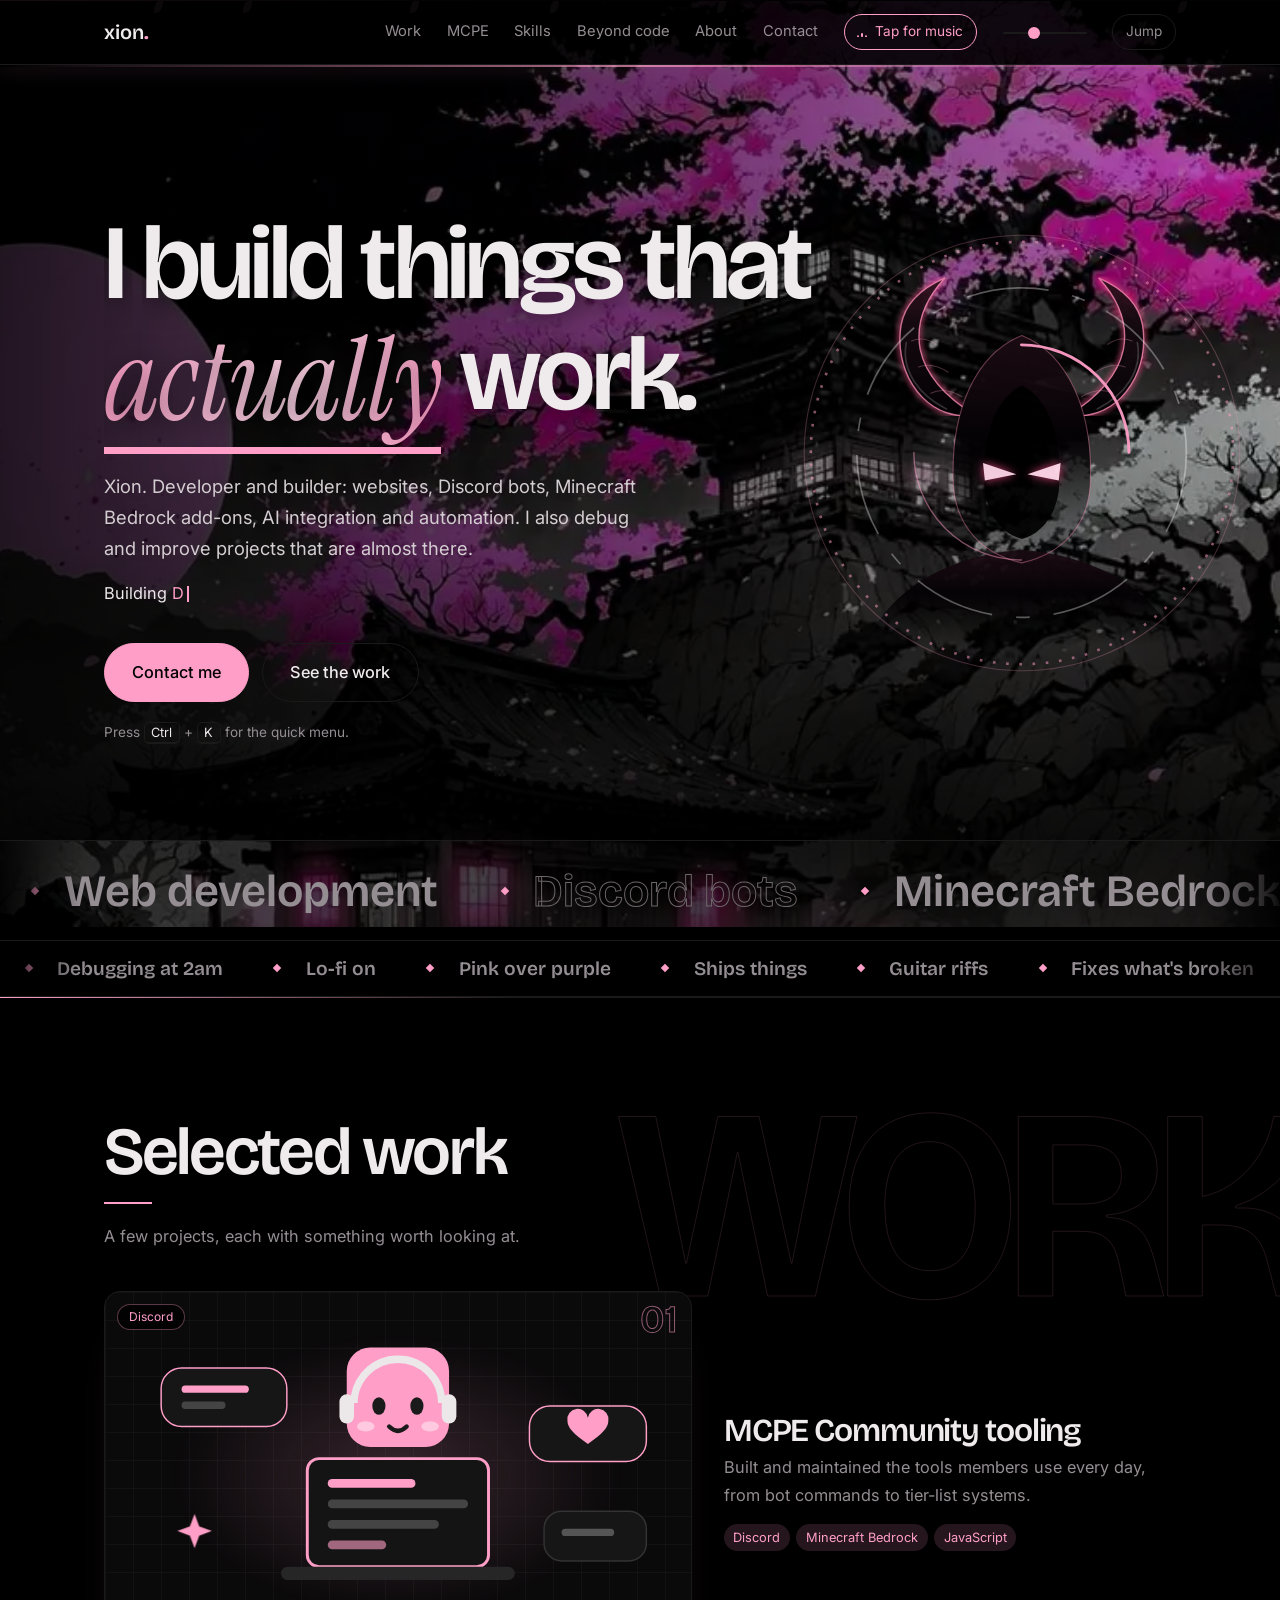
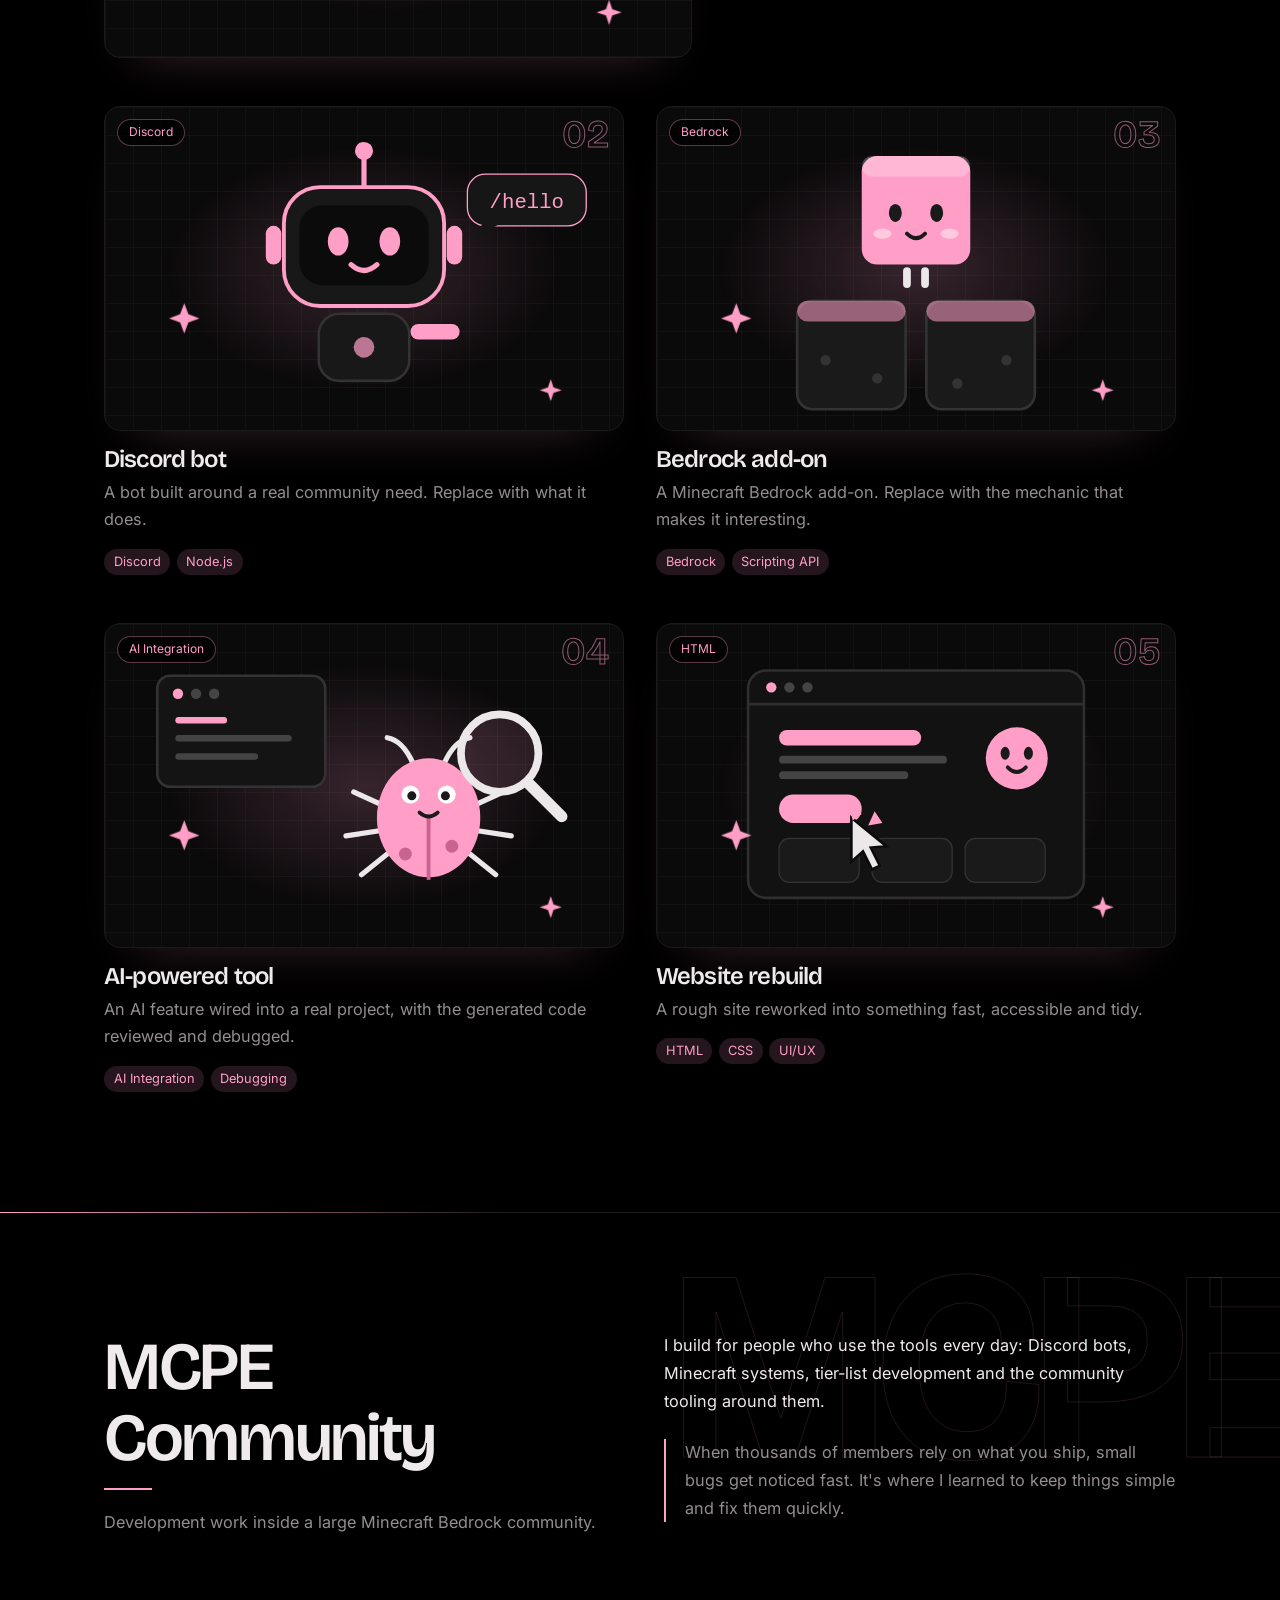
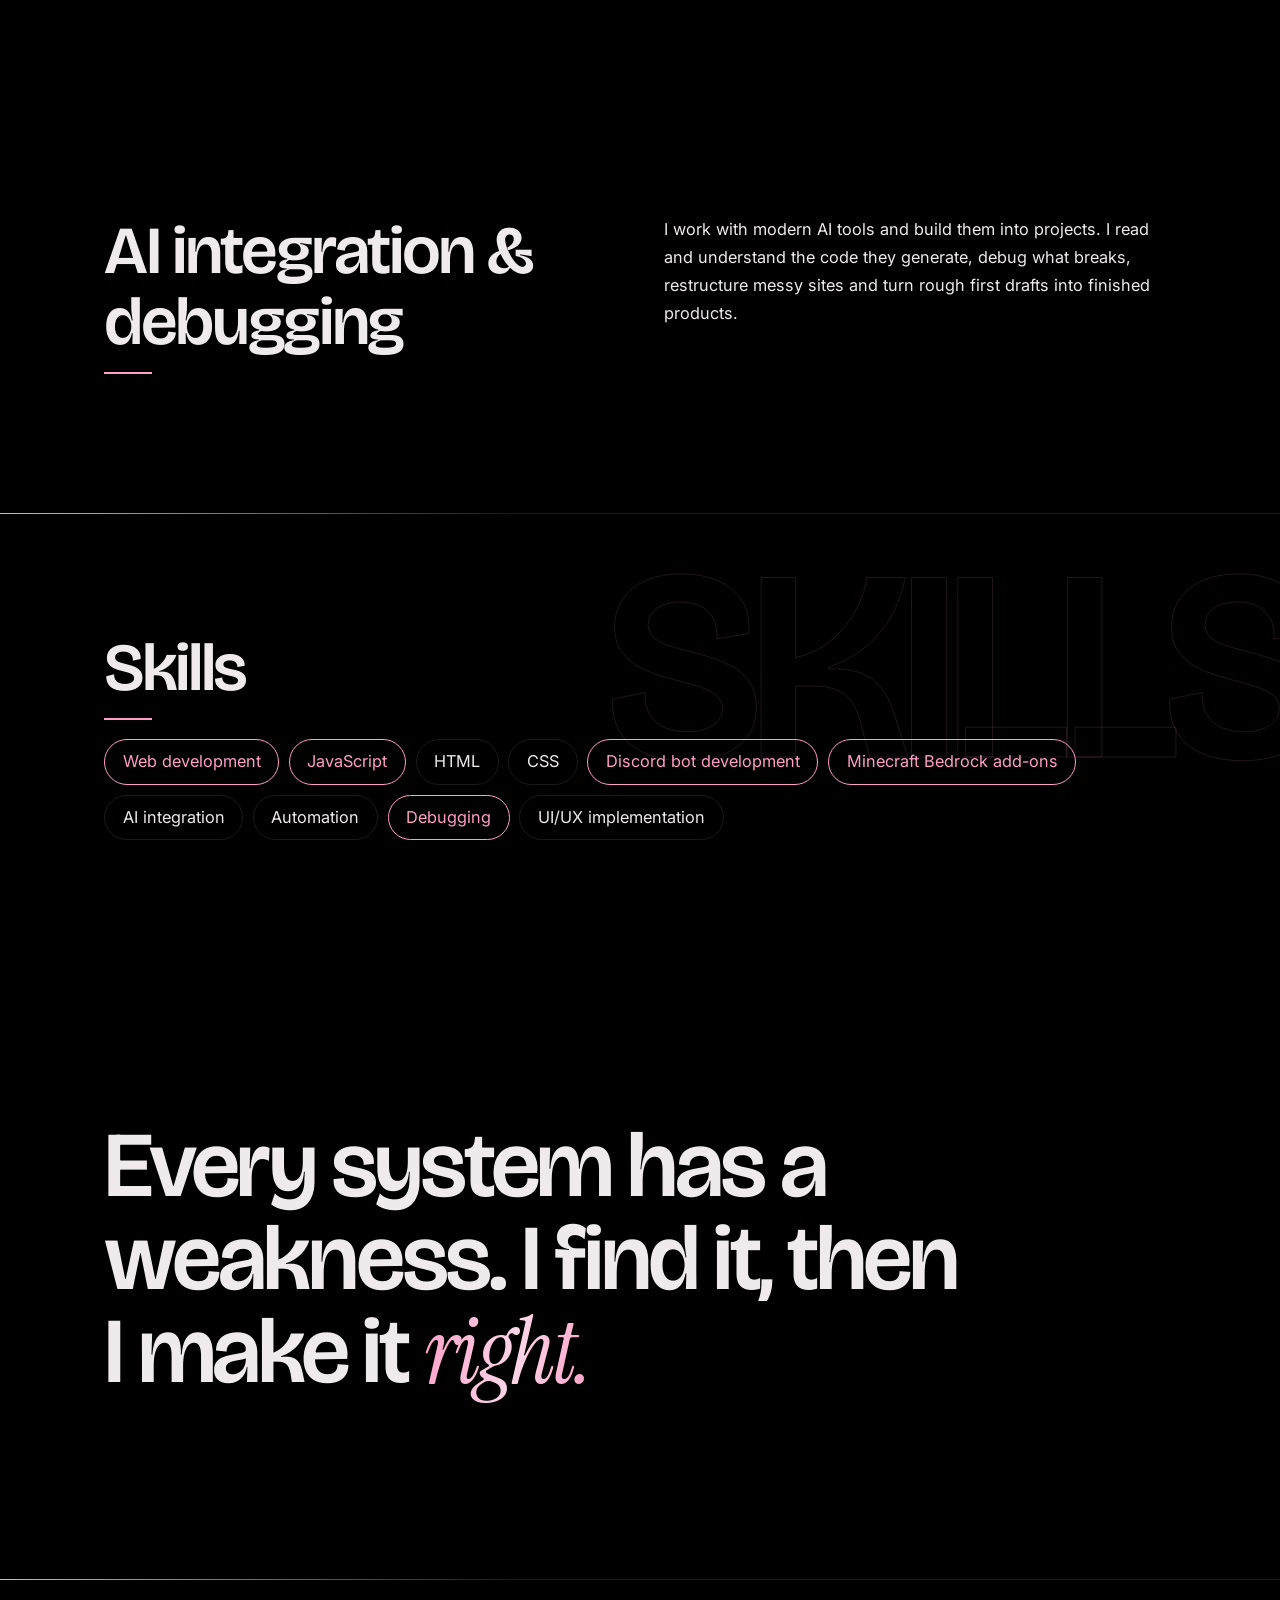
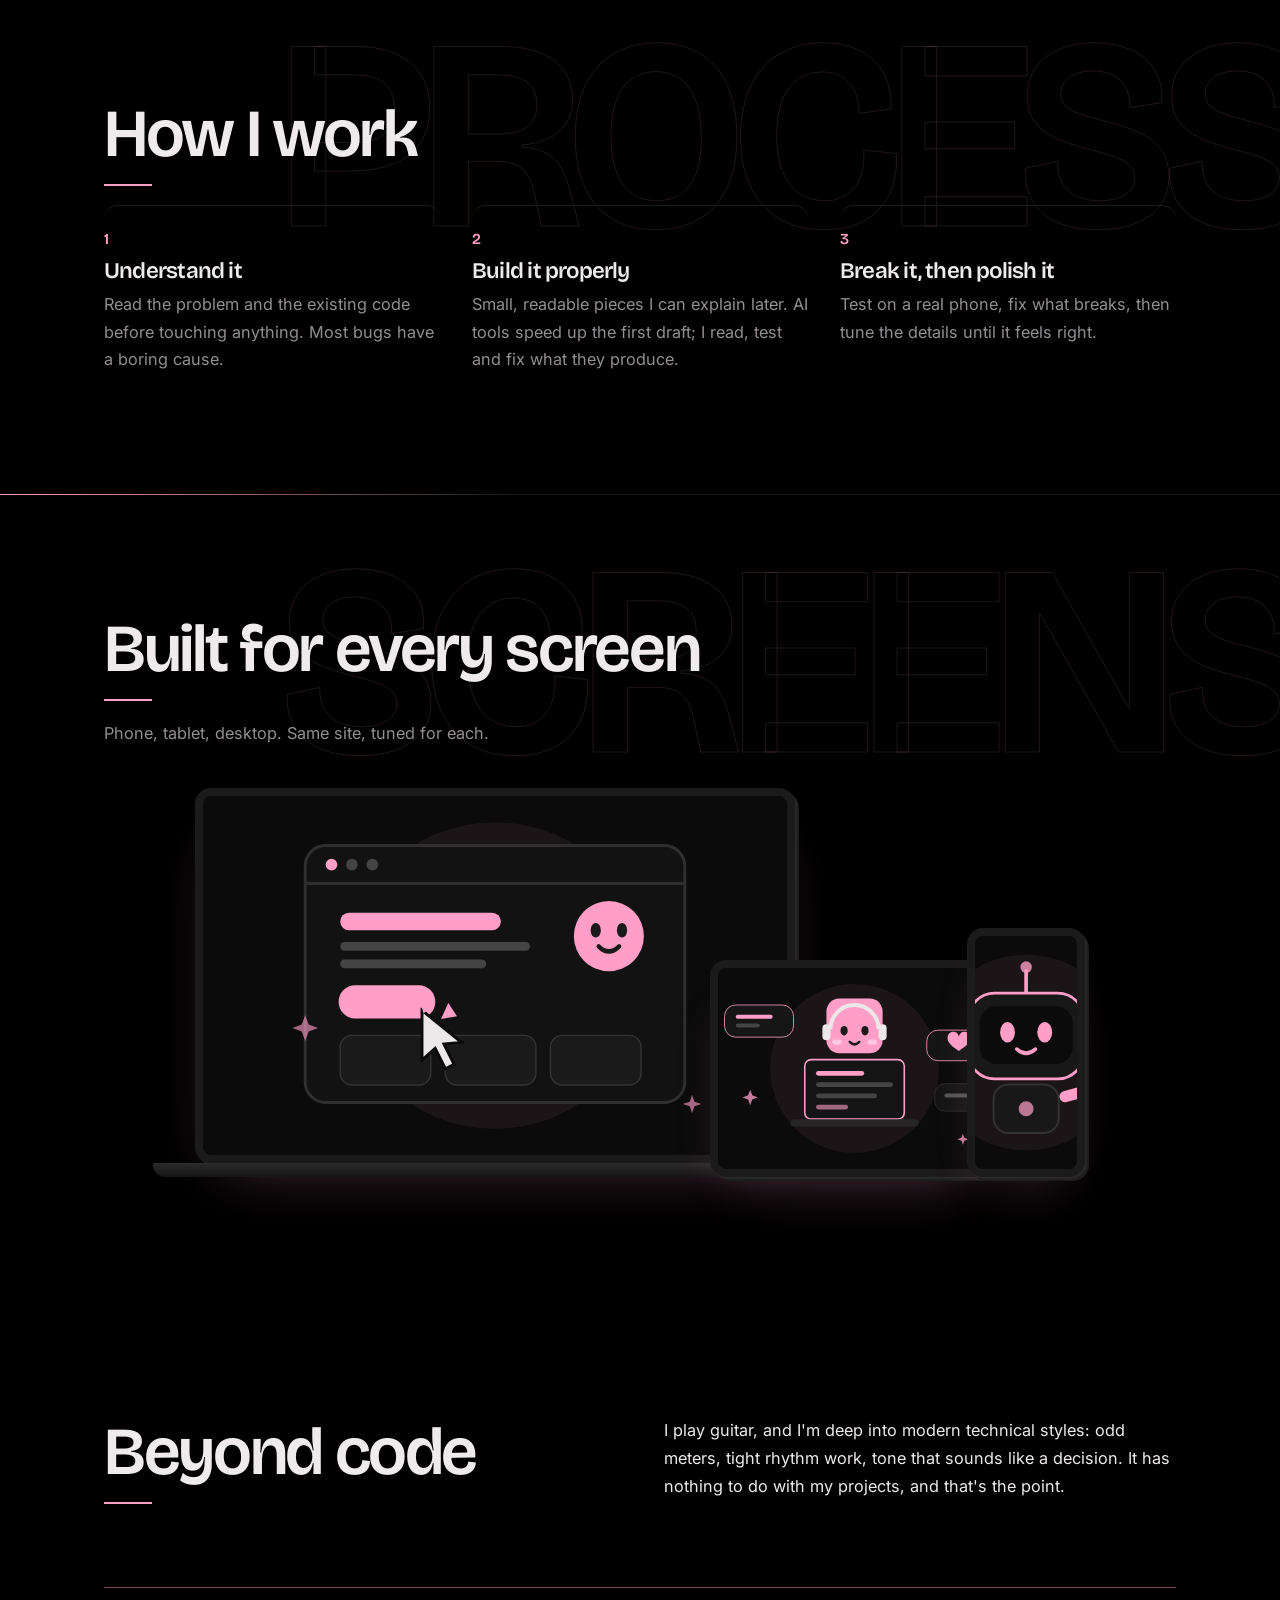
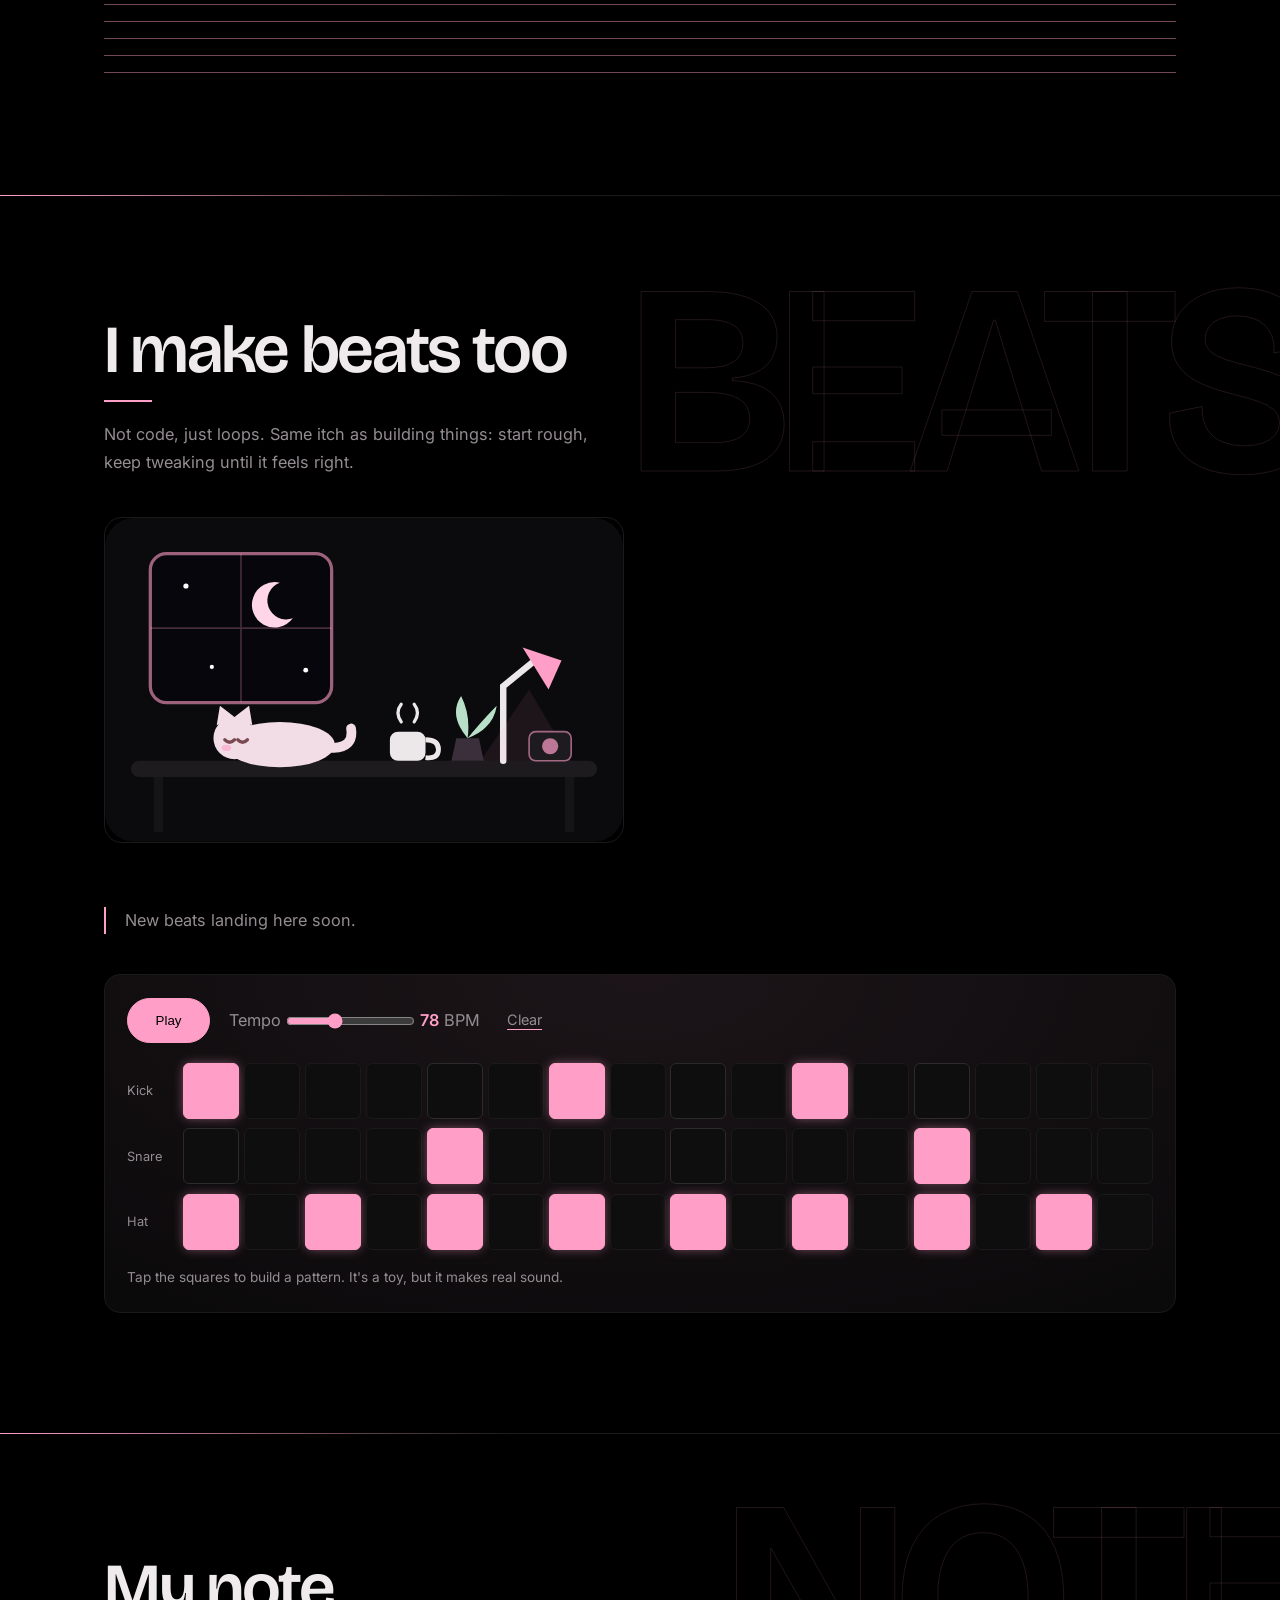
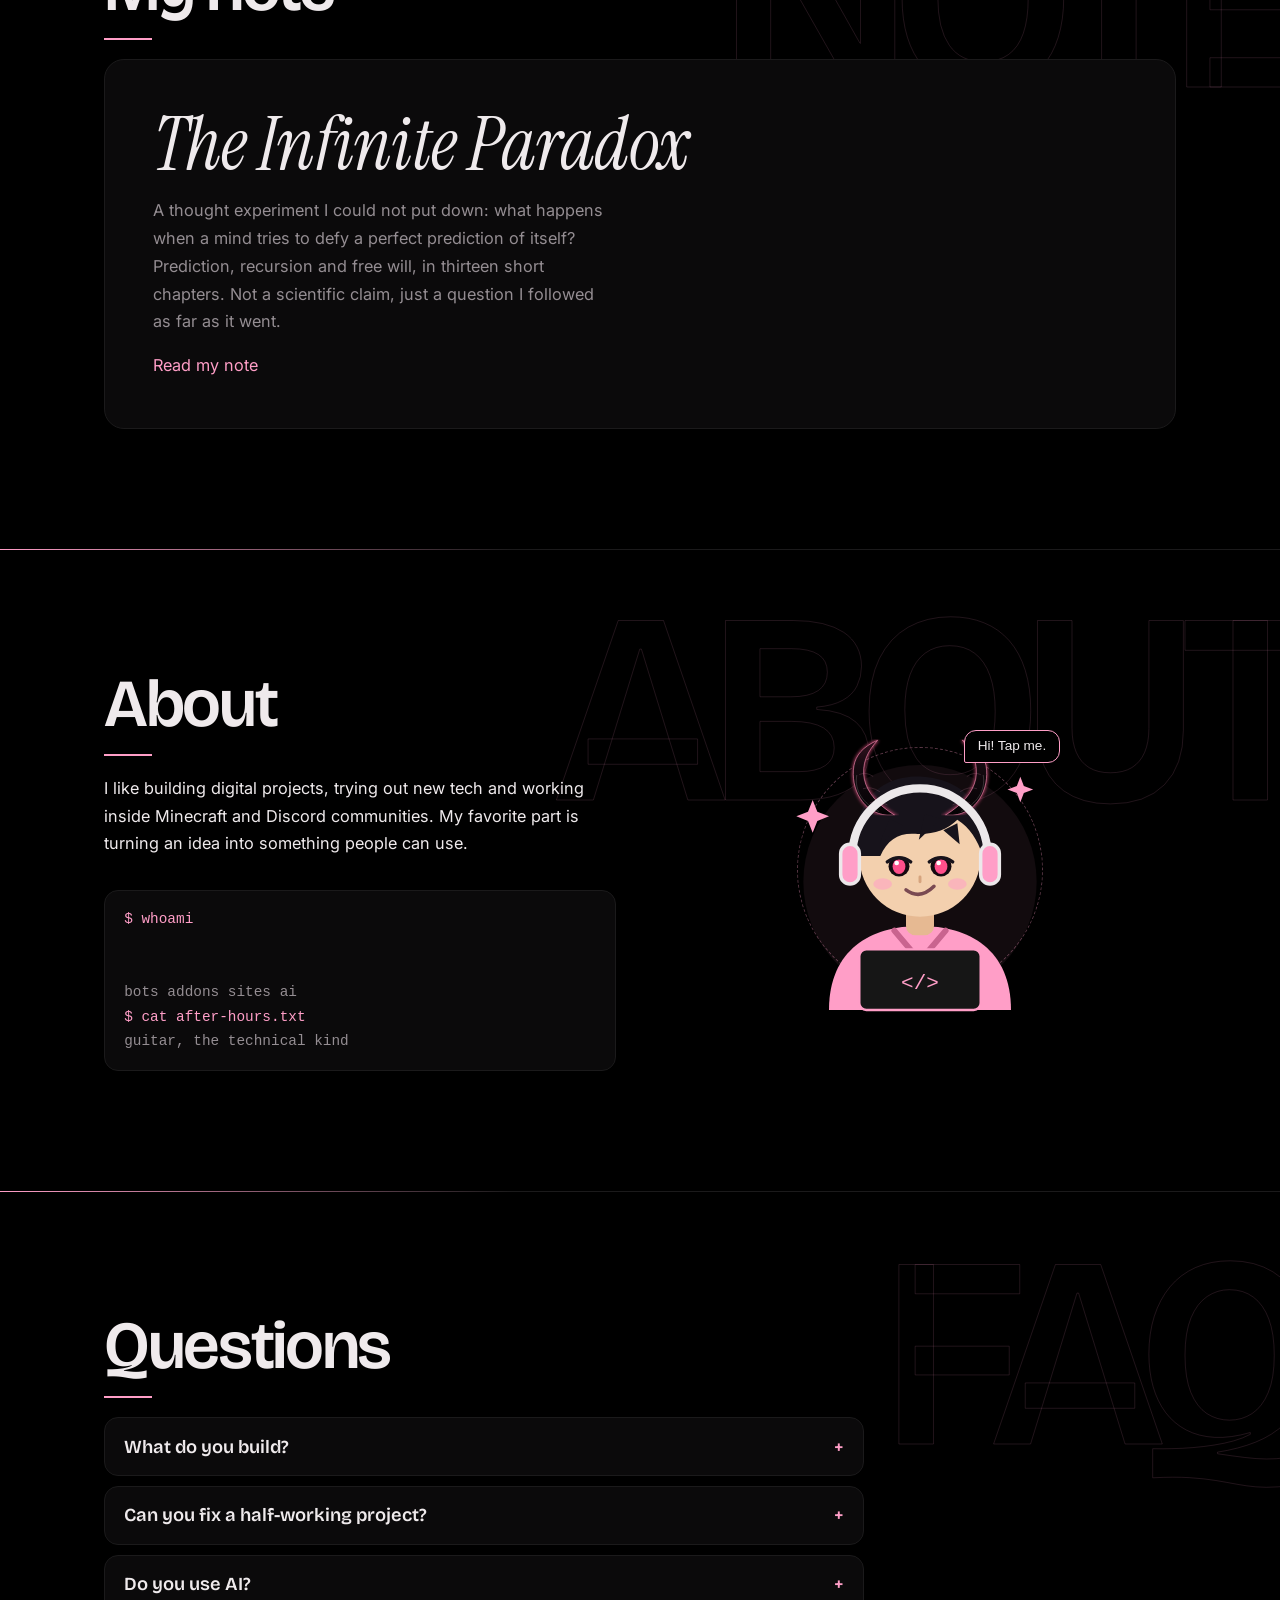
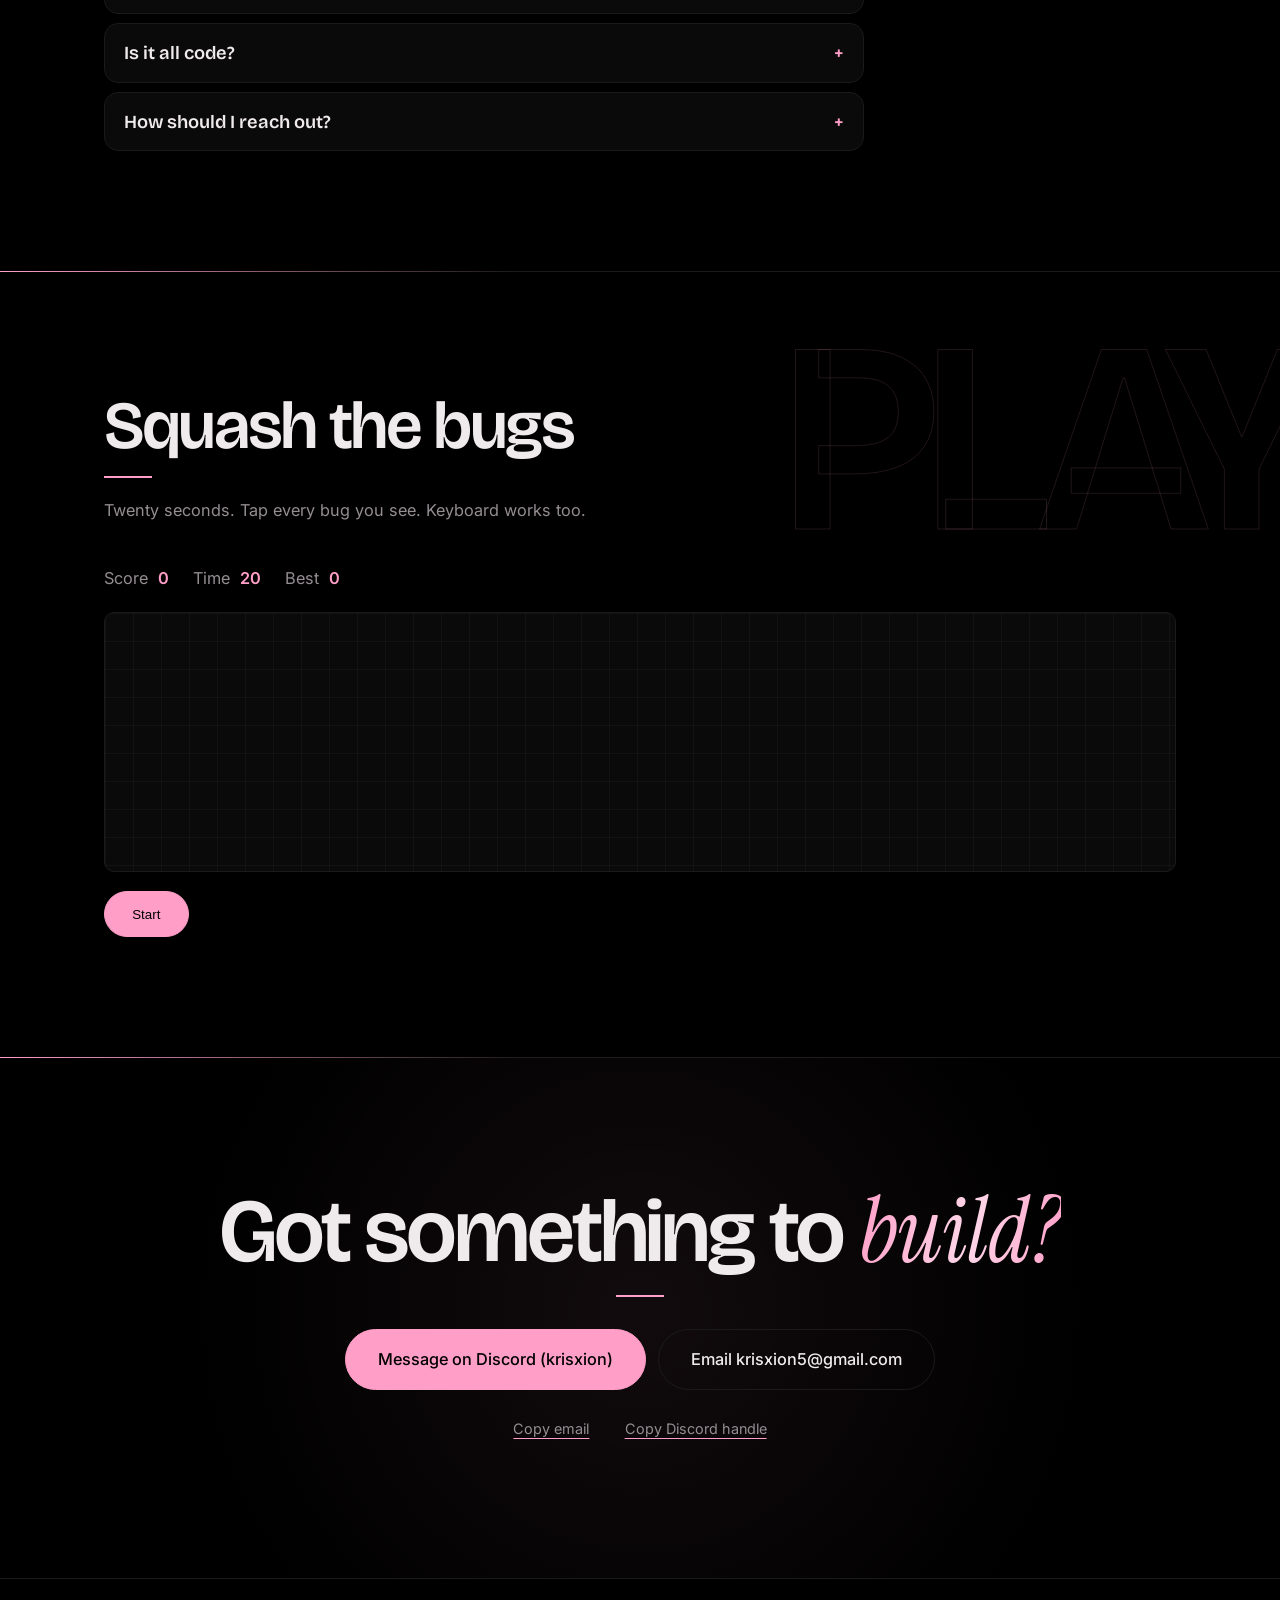
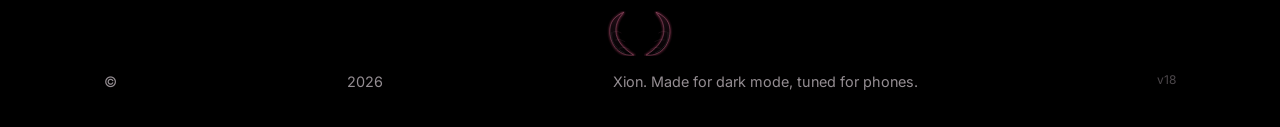
<file: index.html>
<!doctype html>
<html lang="en">
<head>
<meta charset="utf-8">
<meta name="viewport" content="width=device-width,initial-scale=1">
<title>Xion | Developer who builds things that actually work</title>
<meta name="description" content="Xion is a developer building websites, Discord bots, Minecraft Bedrock add-ons and AI-integrated tools, and fixing projects that are almost there.">
<meta name="color-scheme" content="dark">
<script>document.documentElement.classList.add("js")</script>
<script>try{if(!matchMedia("(prefers-reduced-motion: reduce)").matches)document.documentElement.classList.add("booting","holding")}catch(e){}</script>
<meta name="theme-color" content="#000000">
<link rel="icon" href="img/favicon.svg" type="image/svg+xml">
<meta property="og:type" content="website">
<meta property="og:title" content="Xion | Developer who builds things that actually work">
<meta property="og:description" content="Websites, Discord bots, Minecraft Bedrock add-ons and AI-integrated tools.">
<meta property="og:image" content="/img/og.png">
<meta name="twitter:card" content="summary_large_image">
<link rel="preconnect" href="https://fonts.googleapis.com"><link rel="preconnect" href="https://fonts.gstatic.com" crossorigin>
<link rel="preload" as="image" href="img/bg.webp" fetchpriority="high">
<link rel="stylesheet" href="https://fonts.googleapis.com/css2?family=Bricolage+Grotesque:wght@600&family=Instrument+Serif:ital@1&family=Inter:wght@400;500&display=swap">
<link rel="stylesheet" href="css/style.css?v=18">
<script type="module" src="js/main.js?v=18"></script>
</head>
<body>
<svg width="0" height="0" style="position:absolute" aria-hidden="true"><defs><linearGradient id="hg" x1="0" y1="1" x2="0" y2="0"><stop offset="0" stop-color="#040204"/><stop offset=".65" stop-color="#150a10"/><stop offset="1" stop-color="#34121f"/></linearGradient><filter id="hb" x="-40%" y="-40%" width="180%" height="180%"><feGaussianBlur stdDeviation="3"/></filter><symbol id="horn" viewBox="-6 0 106 160"><path d="M76 160C26 156 -2 104 6 56C10 34 24 16 56 2C34 26 22 52 28 84C34 112 56 138 92 160Z" fill="none" stroke="#ff5c93" stroke-opacity=".55" stroke-width="6" filter="url(#hb)"/><path d="M76 160C26 156 -2 104 6 56C10 34 24 16 56 2C34 26 22 52 28 84C34 112 56 138 92 160Z" fill="url(#hg)" stroke="#ff8fb8" stroke-opacity=".8" stroke-width="1.6" stroke-linejoin="round"/><path d="M40 134q16-8 36 4M26 104q16-6 34 6M18 74q14-6 28 4" fill="none" stroke="#ff9ec7" stroke-opacity=".3" stroke-width="1.2" stroke-linecap="round"/><path d="M12 76C6 108 26 136 58 152" fill="none" stroke="#fff" stroke-opacity=".18" stroke-width="2" stroke-linecap="round"/></symbol></defs></svg>
<div class="bg" aria-hidden="true"></div>
<div class="boot" id="boot" aria-hidden="true"><div class="boot-in"><span class="bl"></span><div class="bhorns" aria-hidden="true"><svg class="hn hl"><use href="#horn"/></svg><svg class="hn hr"><use href="#horn"/></svg></div><div class="bname"><i style="--k:0">X</i><i style="--k:1">I</i><i style="--k:2">O</i><i style="--k:3">N</i></div><em class="bsub">Kris Xion, developer and builder</em><span class="bootbar"><i></i></span></div></div>
<a class="skip" href="#main">Skip to content</a>
<header class="top"><div class="wrap">
  <a class="logo" href="#top" aria-label="Xion, back to top">xion<b data-beat>.</b></a>
  <button id="menu" aria-expanded="false" aria-controls="nav">Menu</button>
  <nav id="nav" aria-label="Main">
    <a href="#work">Work</a><a href="#mcpe">MCPE</a><a href="#skills">Skills</a><a href="#beyond">Beyond code</a><a href="#about">About</a><a href="#contact">Contact</a>
    <button class="mbtn" id="music" aria-pressed="false" aria-label="Toggle background music"><i></i><span>Music off</span></button>
    <span class="vol"><input id="vol" type="range" min="0" max="100" value="35" aria-label="Music volume"></span>
    <button class="mbtn" id="quick" type="button" aria-label="Quick jump menu"><span>Jump</span></button>
  </nav>
</div></header>
<main id="main">
<section class="hero" id="top" style="border:0"><div class="reticle" aria-hidden="true"><div class="entity"><svg class="ent" viewBox="0 0 400 400"><defs><linearGradient id="eg" x1="0" y1="0" x2="0" y2="1"><stop offset="0" stop-color="#1d0c14"/><stop offset=".45" stop-color="#050305"/><stop offset="1" stop-color="#000" stop-opacity="0"/></linearGradient><filter id="eb" x="-50%" y="-80%" width="200%" height="260%"><feGaussianBlur stdDeviation="5"/></filter></defs><use href="#horn" x="58" y="0" width="100" height="151"/><use href="#horn" x="58" y="0" width="100" height="151" transform="translate(400 0) scale(-1 1)"/><path d="M30 400C62 326 140 300 200 296C260 300 338 326 370 400Z" fill="url(#eg)"/><path d="M200 64C150 84 122 146 126 226C129 270 156 300 200 310C244 300 271 270 274 226C278 146 250 84 200 64Z" fill="url(#eg)" stroke="#ff8fb8" stroke-opacity=".4" stroke-width="1.2"/><path d="M200 118C168 134 156 180 160 232C164 262 182 280 200 284C218 280 236 262 240 232C244 180 232 134 200 118Z" fill="#000"/><g class="eyes2"><path d="M158 202L194 214L160 221Z M242 202L206 214L240 221Z" fill="#ff4f8b" filter="url(#eb)" opacity=".85"/><path d="M158 202L194 214L160 221Z M242 202L206 214L240 221Z" fill="#ffd6e8"/></g></svg></div><div class="r r1"><svg viewBox="0 0 200 200"><circle cx="100" cy="100" r="96" fill="none" stroke="#ff9ec7" stroke-opacity=".55" stroke-width="1.2" stroke-dasharray="1.2 4.83"/><circle cx="100" cy="100" r="99" fill="none" stroke="#ff9ec7" stroke-opacity=".25" stroke-width=".5"/></svg></div><div class="r r2"><svg viewBox="0 0 200 200"><circle cx="100" cy="100" r="96" fill="none" stroke="#fff" stroke-opacity=".35" stroke-width="1" stroke-dasharray="48 14 8 14"/></svg></div><div class="r r3"><svg viewBox="0 0 200 200"><path d="M100 6A94 94 0 0 1 194 100" fill="none" stroke="#ff9ec7" stroke-width="2.5" stroke-linecap="round"/><path d="M100 194A94 94 0 0 1 6 100" fill="none" stroke="#ff9ec7" stroke-opacity=".5" stroke-width="1.2" stroke-linecap="round"/></svg></div></div><i class="scan" aria-hidden="true"></i><div class="wrap">
  <h1 data-split>I build things that <em>actually</em> work.</h1>
  <p class="lede">Xion. Developer and builder: websites, Discord bots, Minecraft Bedrock add-ons, AI integration and automation. I also debug and improve projects that are almost there.</p>
  <p class="roles"><span class="sr">Currently building Discord bots, Bedrock add-ons, fast websites and AI-integrated tools.</span><span aria-hidden="true">Building <span id="role"></span><i class="caret"></i></span></p>
  <div class="cta"><a class="btn main" href="#contact">Contact me</a><a class="btn ghost" href="#work">See the work</a></div>
  <p class="hint">Press <kbd>Ctrl</kbd> + <kbd>K</kbd> for the quick menu.</p>
</div></section>
<div class="marquee" aria-hidden="true"><div class="track"><span>Web development</span><span>Discord bots</span><span>Minecraft Bedrock add-ons</span><span>AI integration &amp; debugging</span><span>Automation</span><span>UI implementation</span><span>JavaScript</span><span>HTML &amp; CSS</span><span>Web development</span><span>Discord bots</span><span>Minecraft Bedrock add-ons</span><span>AI integration &amp; debugging</span><span>Automation</span><span>UI implementation</span><span>JavaScript</span><span>HTML &amp; CSS</span></div></div>
<div class="marquee rev" aria-hidden="true"><div class="track"><span>Debugging at 2am</span><span>Lo-fi on</span><span>Pink over purple</span><span>Ships things</span><span>Guitar riffs</span><span>Fixes what's broken</span><span>Reads the code</span><span>Tests on a phone</span><span>Debugging at 2am</span><span>Lo-fi on</span><span>Pink over purple</span><span>Ships things</span><span>Guitar riffs</span><span>Fixes what's broken</span><span>Reads the code</span><span>Tests on a phone</span></div></div>

<section id="work" data-bg="WORK"><div class="wrap">
  <h2 data-split>Selected work</h2>
  <p class="sub">A few projects, each with something worth looking at.</p>
  <div id="project-list"></div>
</div></section>

<section id="mcpe" data-bg="MCPE"><div class="wrap cols">
  <div><h2 data-split>MCPE Community</h2>
  <p class="sub">Development work inside a large Minecraft Bedrock community.</p></div>
  <div>
    <p>I build for people who use the tools every day: Discord bots, Minecraft systems, tier-list development and the community tooling around them.</p>
    <!-- Verify the member count before publishing, then add it here (about 10k at last check). -->
    <p class="note" style="margin-top:1.5rem">When thousands of members rely on what you ship, small bugs get noticed fast. It's where I learned to keep things simple and fix them quickly.</p>
  </div>
</div></section>

<section id="ai"><div class="wrap cols">
  <div><h2 data-split>AI integration &amp; debugging</h2></div>
  <p>I work with modern AI tools and build them into projects. I read and understand the code they generate, debug what breaks, restructure messy sites and turn rough first drafts into finished products.</p>
</div></section>

<section id="skills" data-bg="SKILLS"><div class="wrap">
  <h2 data-split>Skills</h2>
  <ul class="skills">
    <li class="hl">Web development</li><li class="hl">JavaScript</li><li>HTML</li><li>CSS</li>
    <li class="hl">Discord bot development</li><li class="hl">Minecraft Bedrock add-ons</li>
    <li>AI integration</li><li>Automation</li><li class="hl">Debugging</li><li>UI/UX implementation</li>
  </ul>
</div></section>

<section class="quote"><div class="wrap"><h2 data-split>Every system has a weakness. I find it, then I make it <em>right.</em></h2></div></section>

<section id="process" data-bg="PROCESS"><div class="wrap">
  <h2 data-split>How I work</h2>
  <ol class="steps">
    <li><h3>Understand it</h3><p>Read the problem and the existing code before touching anything. Most bugs have a boring cause.</p></li>
    <li><h3>Build it properly</h3><p>Small, readable pieces I can explain later. AI tools speed up the first draft; I read, test and fix what they produce.</p></li>
    <li><h3>Break it, then polish it</h3><p>Test on a real phone, fix what breaks, then tune the details until it feels right.</p></li>
  </ol>
</div></section>

<section id="devices" data-bg="SCREENS"><div class="wrap">
  <h2 data-split>Built for every screen</h2>
  <p class="sub">Phone, tablet, desktop. Same site, tuned for each.</p>
  <div class="rig" aria-hidden="true">
    <div class="dev laptop"><div class="scr"><img src="img/p-web.svg" alt="" loading="lazy" width="800" height="500"></div><div class="base"></div></div>
    <div class="dev tablet"><div class="scr"><img src="img/p-community.svg" alt="" loading="lazy" width="800" height="600"></div></div>
    <div class="dev phone"><div class="scr"><img src="img/p-bot.svg" alt="" loading="lazy" width="400" height="800"></div></div>
  </div>
</div></section>

<section class="beyond" id="beyond"><div class="wrap cols">
  <h2 data-split>Beyond code</h2>
  <p>I play guitar, and I'm deep into modern technical styles: odd meters, tight rhythm work, tone that sounds like a decision. It has nothing to do with my projects, and that's the point.</p>
  <div class="strings" aria-hidden="true"></div>
</div></section>

<section id="beats" data-bg="BEATS"><div class="wrap">
  <h2 data-split>I make beats too</h2>
  <p class="sub">Not code, just loops. Same itch as building things: start rough, keep tweaking until it feels right.</p>
  <div class="room rv" aria-hidden="true"><svg viewBox="0 0 320 200"><rect width="320" height="200" rx="18" fill="#0b0a0c"/><rect x="28" y="22" width="112" height="92" rx="10" fill="#07060c" stroke="#ff9ec7" stroke-opacity=".6" stroke-width="2"/><path d="M84 22v92M28 68h112" stroke="#ff9ec7" stroke-opacity=".25"/><path d="M108 40a14 14 0 1 0 8 22 11 11 0 0 1-8-22z" fill="#ffd6e8"/><circle class="rs" cx="50" cy="42" r="1.6" fill="#fff"/><circle class="rs" cx="66" cy="92" r="1.3" fill="#fff" style="animation-delay:-1.3s"/><circle class="rs" cx="124" cy="94" r="1.5" fill="#fff" style="animation-delay:-2.1s"/><rect x="16" y="150" width="288" height="10" rx="5" fill="#1d1b1e"/><rect x="30" y="160" width="6" height="34" fill="#151416"/><rect x="284" y="160" width="6" height="34" fill="#151416"/><path d="M246 150v-46l22-18" stroke="#ece8ea" stroke-width="4" stroke-linecap="round" fill="none"/><path d="M258 80l24 8-8 18z" fill="#ff9ec7"/><path d="M262 106l-30 44h56z" fill="#ff9ec7" opacity=".08"/><rect x="176" y="132" width="22" height="18" rx="5" fill="#ece8ea"/><path d="M198 137q8 0 8 6t-8 5" fill="none" stroke="#ece8ea" stroke-width="3"/><path class="rsteam" d="M183 126q-4-6 0-11" stroke="#ece8ea" stroke-width="2" fill="none" stroke-linecap="round"/><path class="rsteam" style="animation-delay:-1.7s" d="M191 126q4-6 0-11" stroke="#ece8ea" stroke-width="2" fill="none" stroke-linecap="round"/><g class="rcat"><ellipse cx="108" cy="140" rx="34" ry="14" fill="#f2dce6"/><circle cx="80" cy="136" r="13" fill="#f2dce6"/><path d="M69 128l2-12 9 7zM91 128l-2-12-9 7z" fill="#f2dce6"/><path d="M74 137q3 3 6 0M82 137q3 3 6 0" stroke="#7a4a52" stroke-width="2" fill="none" stroke-linecap="round"/><ellipse cx="75" cy="142" rx="3" ry="2" fill="#ff9ec7" opacity=".6"/><path d="M140 142q14 0 12-12" stroke="#f2dce6" stroke-width="6" fill="none" stroke-linecap="round"/></g><path d="M214 150l3-14h14l3 14z" fill="#3a2f3a"/><g class="rplant"><path d="M224 136q-12-14-4-26 6 12 4 26zM224 136q10-12 18-20-2 14-18 20z" fill="#b8e0c8"/></g><g class="rsp" data-beat><rect x="262" y="132" width="26" height="18" rx="4" fill="#1d1b1e" stroke="#ff9ec7" stroke-opacity=".6"/><circle cx="275" cy="141" r="5" fill="#ff9ec7" opacity=".7"/></g></svg></div>
  <div id="beat-list" class="beats"></div>
  <p id="beat-empty" class="note">New beats landing here soon.</p>
  <div class="padbox">
    <div class="padtop"><button id="padplay" class="btn main" type="button" aria-pressed="false">Play</button><label>Tempo <input id="padbpm" type="range" min="60" max="110" value="78"> <b id="padbpmv">78</b> BPM</label><button id="padclear" class="linkbtn" type="button">Clear</button></div>
    <div id="pad" class="pad" role="group" aria-label="Beat pad, 16 steps"></div>
    <p class="padhint">Tap the squares to build a pattern. It's a toy, but it makes real sound.</p>
  </div>
</div></section>

<section id="note" data-bg="NOTE"><div class="wrap">
  <h2 data-split>My note</h2>
  <a class="notecard" href="note.html">
    <span class="tunnel" aria-hidden="true"><i style="--k:0"></i><i style="--k:1"></i><i style="--k:2"></i><i style="--k:3"></i></span>
    <h3>The Infinite Paradox</h3>
    <p>A thought experiment I could not put down: what happens when a mind tries to defy a perfect prediction of itself? Prediction, recursion and free will, in thirteen short chapters. Not a scientific claim, just a question I followed as far as it went.</p>
    <span class="go">Read my note</span>
  </a>
</div></section>

<section id="about" data-bg="ABOUT"><div class="wrap cols">
  <div>
    <h2 data-split>About</h2>
    <p>I like building digital projects, trying out new tech and working inside Minecraft and Discord communities. My favorite part is turning an idea into something people can use.</p>
    <div class="term" role="group" aria-label="Terminal-style summary">
      <p class="l" style="--n:8;--d:.2s">$ whoami</p><p class="l o" style="--n:27;--d:.6s">xion: developer and builder</p>
      <p class="l" style="--n:11;--d:1.6s">$ ls focus/</p><p class="l o" style="--n:23;--d:2.1s">bots  addons  sites  ai</p>
      <p class="l" style="--n:21;--d:3s">$ cat after-hours.txt</p><p class="l o end" style="--n:26;--d:3.8s">guitar, the technical kind</p>
    </div>
  </div>
  <div class="about-art"><button class="mascot" data-beat type="button" aria-label="Say hi to the mascot"><span class="bubble" aria-live="polite">Hi! Tap me.</span><svg viewBox="0 0 240 240" aria-hidden="true"><circle cx="120" cy="130" r="100" fill="#ff9ec7" opacity=".07"/><g class="bob"><path d="M42 240c0-52 36-72 78-72s78 20 78 72z" fill="#ff9ec7"/><path d="M98 172l22 26 22-26" fill="none" stroke="#c9648f" stroke-width="5" stroke-linecap="round"/><rect x="108" y="148" width="24" height="28" rx="8" fill="#e6b992"/><circle cx="120" cy="108" r="52" fill="#f3d0ae"/><path d="M66 108C60 58 90 38 122 40c32 2 58 22 52 68-5-14-11-24-22-31-9 9-22 13-36 12-14-1-24 5-30 19z" fill="#17131b"/><path d="M94 76l-9 22 21-16zM124 72l-5 22 19-18zM152 80l2 18-14-12z" fill="#17131b"/><use href="#horn" x="58" y="8" width="44" height="65"/><use href="#horn" x="58" y="8" width="44" height="65" transform="translate(240 0) scale(-1 1)"/><path d="M62 108a58 58 0 0 1 116 0" fill="none" stroke="#ece8ea" stroke-width="7" stroke-linecap="round"/><rect x="52" y="98" width="16" height="34" rx="8" fill="#ff9ec7" stroke="#ece8ea" stroke-width="3"/><rect x="172" y="98" width="16" height="34" rx="8" fill="#ff9ec7" stroke="#ece8ea" stroke-width="3"/><g class="eyes"><ellipse cx="102" cy="117" rx="9" ry="8.5" fill="#140a10"/><ellipse cx="138" cy="117" rx="9" ry="8.5" fill="#140a10"/><g class="pupil"><ellipse cx="102" cy="117" rx="5.5" ry="6.5" fill="#ff4f8b"/><ellipse cx="138" cy="117" rx="5.5" ry="6.5" fill="#ff4f8b"/><circle cx="100" cy="114" r="2" fill="#fff"/><circle cx="136" cy="114" r="2" fill="#fff"/></g><path d="M92 113q10-7 20 0M128 113q10-7 20 0" fill="none" stroke="#17131b" stroke-width="3" stroke-linecap="round"/></g><g class="shades"><rect x="88" y="106" width="30" height="21" rx="9" fill="#0b0b0b" stroke="#ff9ec7" stroke-width="2.5"/><rect x="122" y="106" width="30" height="21" rx="9" fill="#0b0b0b" stroke="#ff9ec7" stroke-width="2.5"/><path d="M118 114h4" stroke="#ff9ec7" stroke-width="3"/><path d="M94 112l8 0" stroke="#ff9ec7" stroke-width="2" opacity=".7"/></g><ellipse cx="88" cy="132" rx="8" ry="5" fill="#ff9ec7" opacity=".55"/><ellipse cx="152" cy="132" rx="8" ry="5" fill="#ff9ec7" opacity=".55"/><path d="M120 126v4" stroke="#d6a47e" stroke-width="2.5" stroke-linecap="round"/><path d="M108 137q12 9 24-3" fill="none" stroke="#7a4a52" stroke-width="3" stroke-linecap="round"/><rect x="68" y="188" width="104" height="52" rx="6" fill="#161616" stroke="#ff9ec7" stroke-width="2"/><text x="120" y="222" text-anchor="middle" font-size="18" fill="#ff9ec7" font-family="monospace">&lt;/&gt;</text></g><path class="tw" d="M28 60l4 10 10 4-10 4-4 10-4-10-10-4 10-4z" fill="#ff9ec7"/><path class="tw" d="M206 40l3 8 8 3-8 3-3 8-3-8-8-3 8-3z" fill="#ff9ec7" style="animation-delay:-1.2s"/></svg></button></div>
</div></section>

<section id="faq" data-bg="FAQ"><div class="wrap">
  <h2 data-split>Questions</h2>
  <div class="faq">
    <details><summary>What do you build?</summary><p>Websites, Discord bots, Minecraft Bedrock add-ons, AI-integrated tools and automations.</p></details>
    <details><summary>Can you fix a half-working project?</summary><p>Yes. Debugging and improving existing projects is a big part of what I do, including generated code that needs to be understood, cleaned up and finished properly.</p></details>
    <details><summary>Do you use AI?</summary><p>As a tool, yes. I read what it produces, test it and fix it. I don't ship things I can't explain.</p></details>
    <details><summary>Is it all code?</summary><p>No. I play guitar and make beats. Both live outside the technical work.</p></details>
    <details><summary>How should I reach out?</summary><p>Discord or email, both at the bottom of the page. Say what it should do, where it's stuck and any deadline.</p></details>
  </div>
</div></section>

<section id="play" data-bg="PLAY"><div class="wrap">
  <h2 data-split>Squash the bugs</h2>
  <p class="sub">Twenty seconds. Tap every bug you see. Keyboard works too.</p>
  <div class="game"><p class="hud">Score <b id="gscore">0</b> Time <b id="gtime">20</b> Best <b id="gbest">0</b></p><div id="arena" class="arena"></div><button id="gstart" class="btn main" type="button">Start</button></div>
</div></section>

<section class="contact" id="contact"><div class="wrap">
  <h2 data-split>Got something to <em>build?</em></h2>
  <div class="cta">
    <a class="btn main" data-discord target="_blank" rel="noopener">Message on Discord (<span data-handle></span>)</a>
    <a class="btn ghost" data-email>Email <span data-email-text></span></a>
  </div>
  <p class="copyrow"><button class="linkbtn" type="button" data-copy="email">Copy email</button><button class="linkbtn" type="button" data-copy="handle">Copy Discord handle</button></p>
</div></section>
</main>
<dialog id="cmd" aria-label="Quick jump"><input id="cmdq" type="text" placeholder="Jump to..." aria-label="Search commands" autocomplete="off"><ul id="cmdl" role="listbox" aria-label="Commands"></ul></dialog>
<div id="toast" class="toast" role="status" aria-live="polite"></div>
<a class="top-btn" href="#top" aria-label="Back to top"><svg width="18" height="18" viewBox="0 0 24 24" fill="none" stroke="currentColor" stroke-width="2" stroke-linecap="round" stroke-linejoin="round" aria-hidden="true"><path d="M6 15l6-6 6 6"/></svg></a>
<footer><div class="fhorns" aria-hidden="true"><svg class="hn hl"><use href="#horn"/></svg><svg class="hn hr"><use href="#horn"/></svg></div><div class="wrap">© <span id="y"></span> Xion. Made for dark mode, tuned for phones. <span class="ver">v18</span></div></footer>
<script>document.getElementById("y").textContent=new Date().getFullYear()</script>
</body>
</html>
</file>
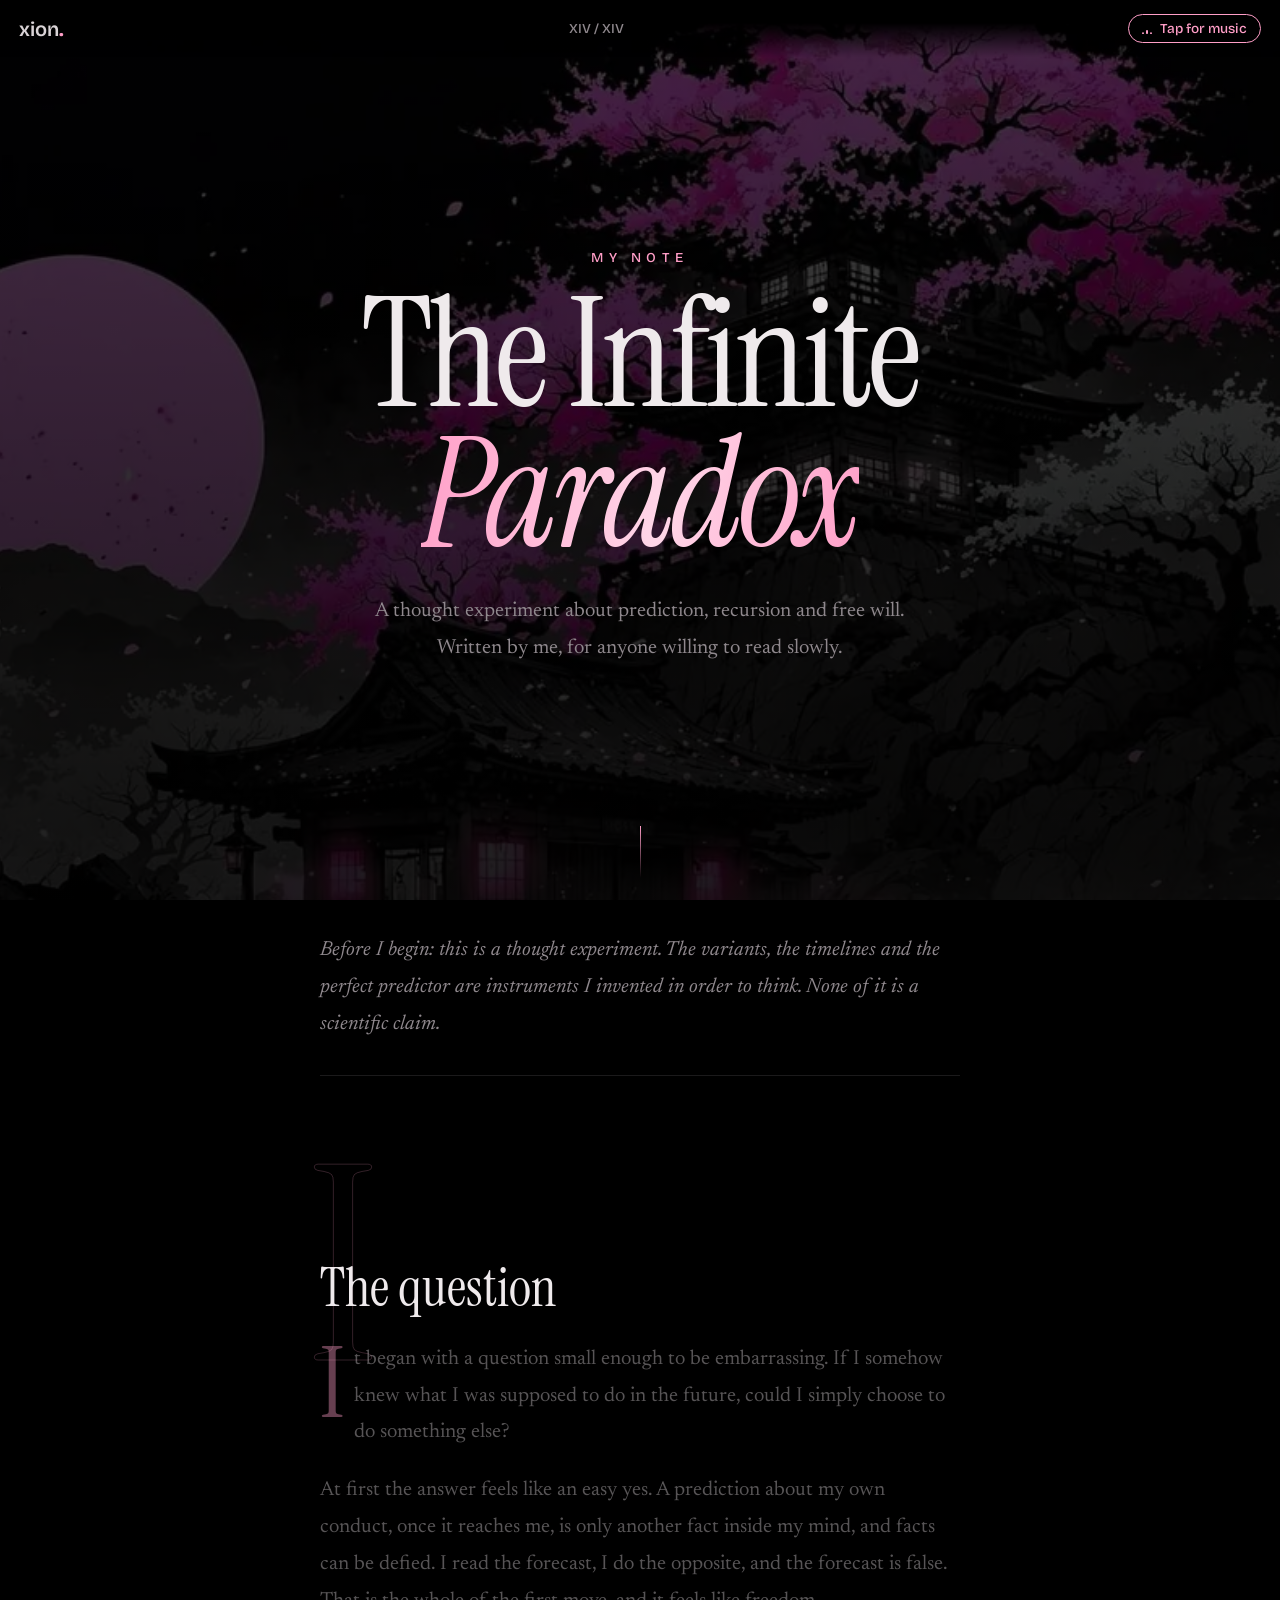
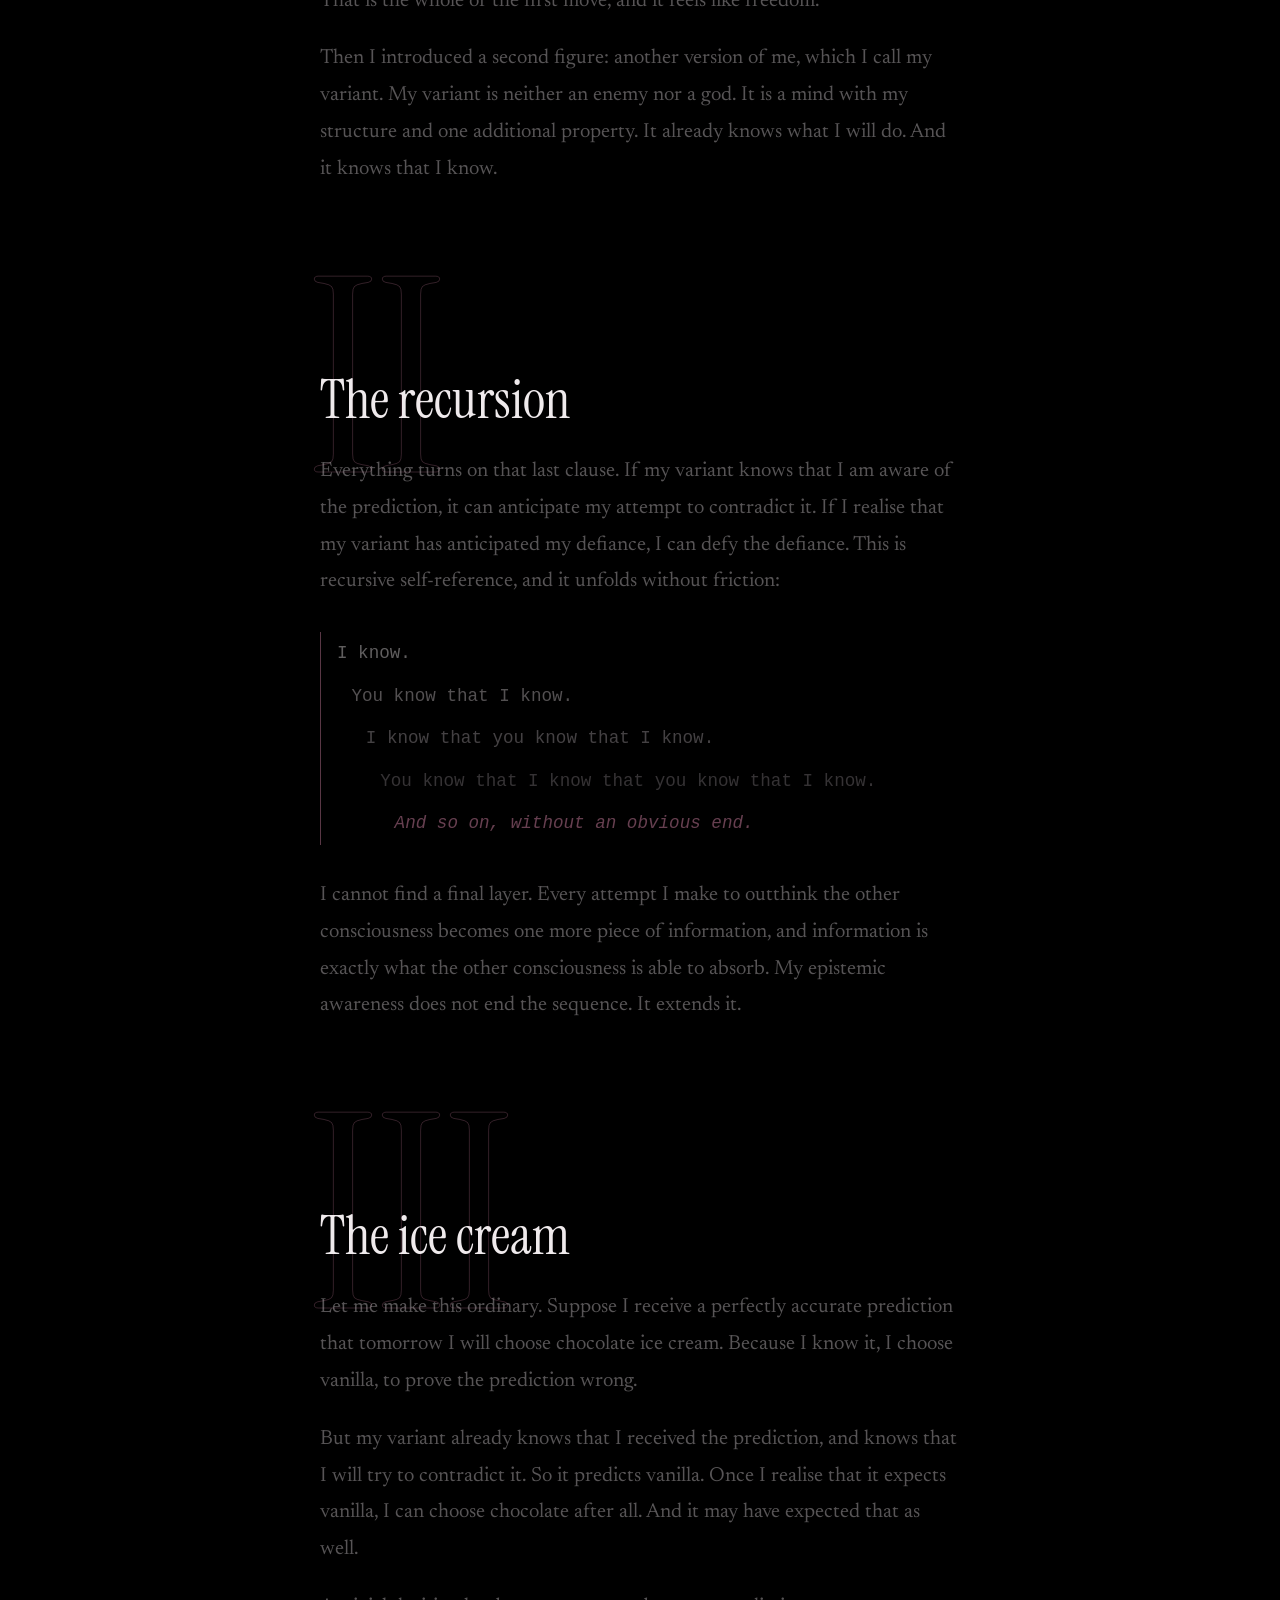
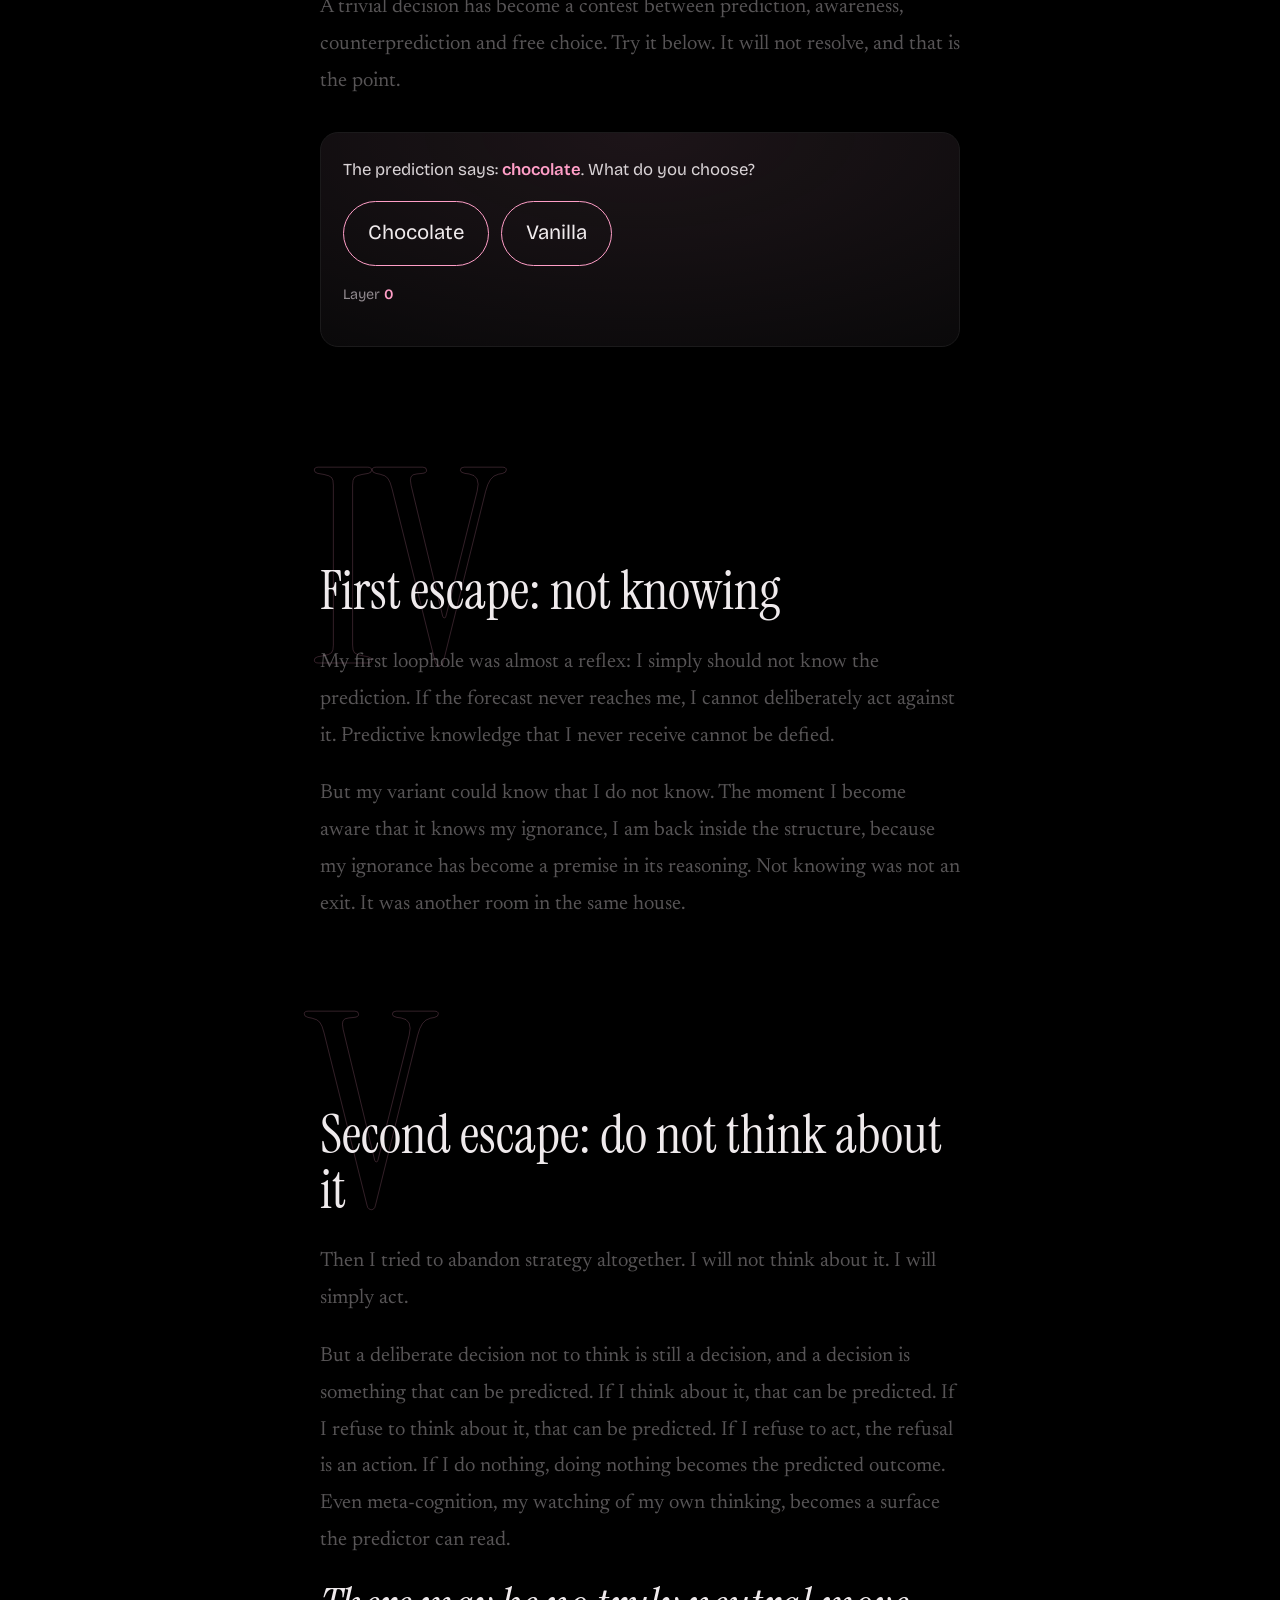
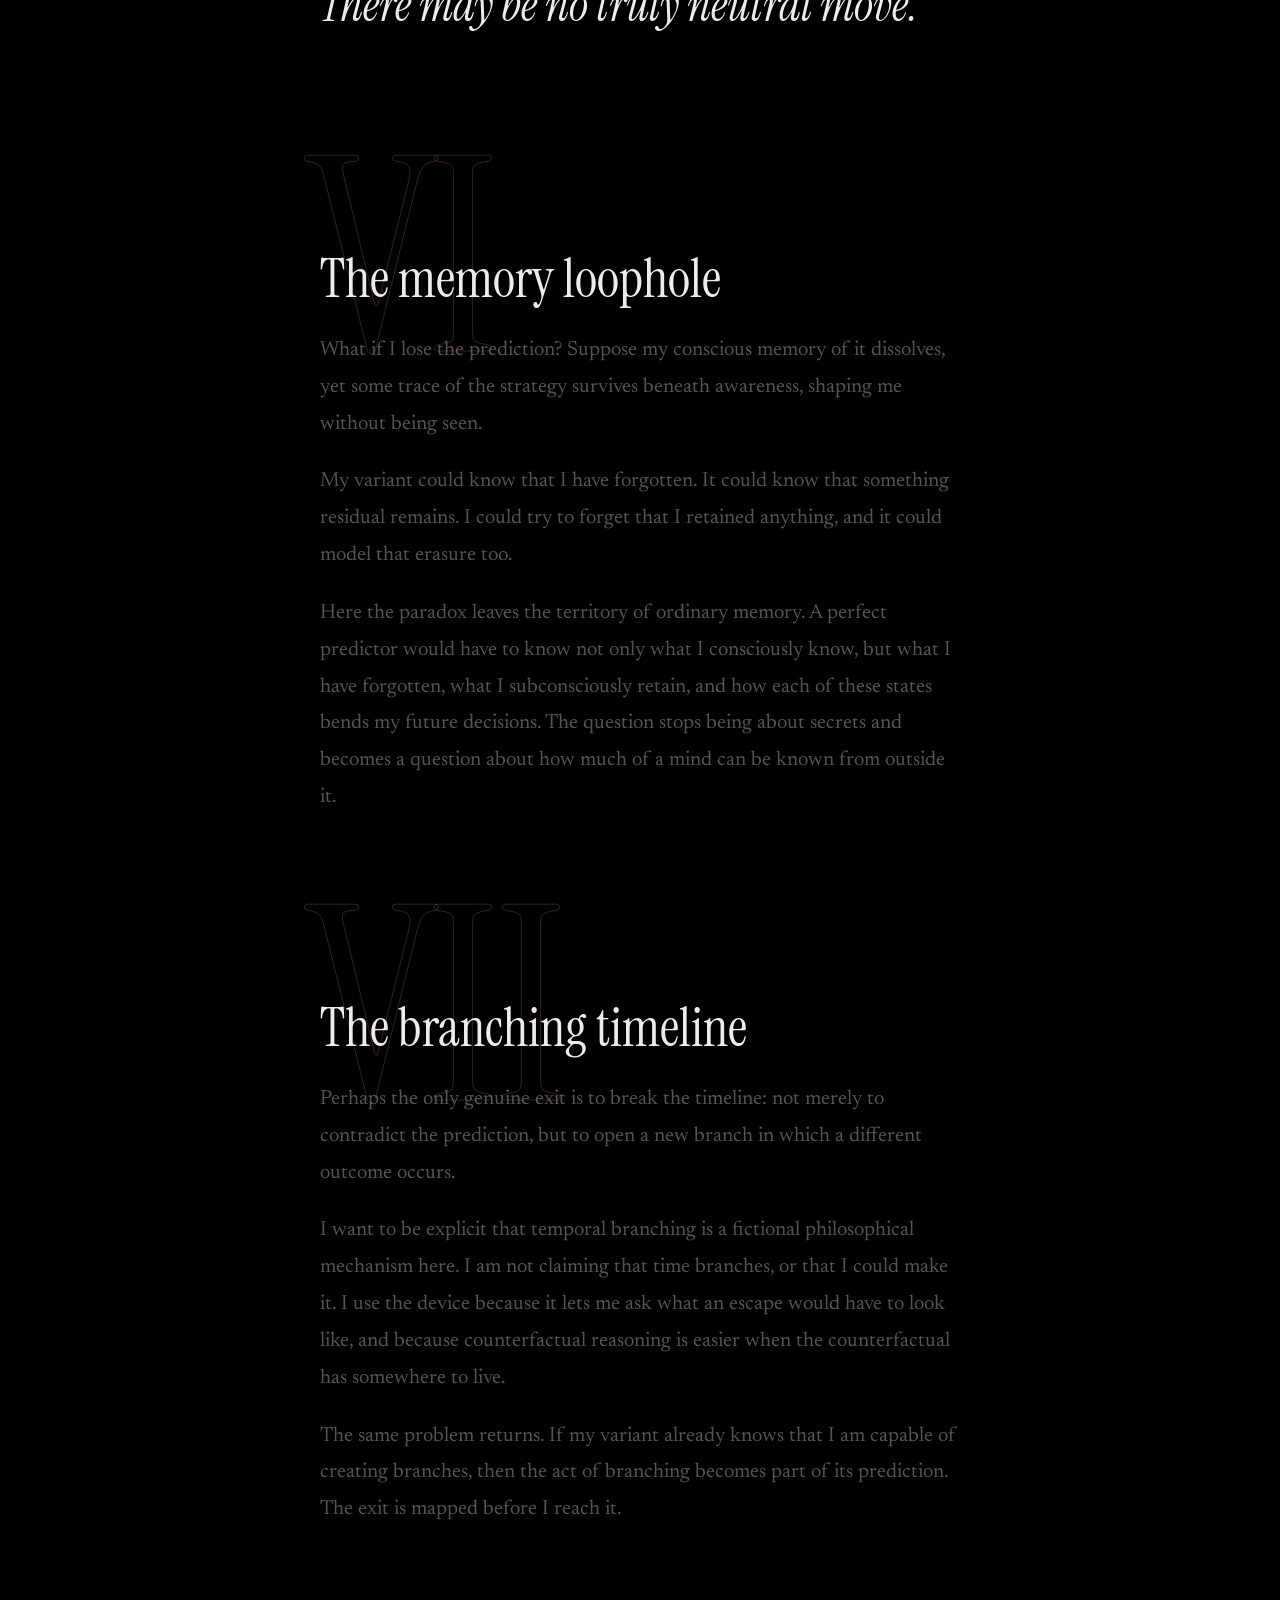
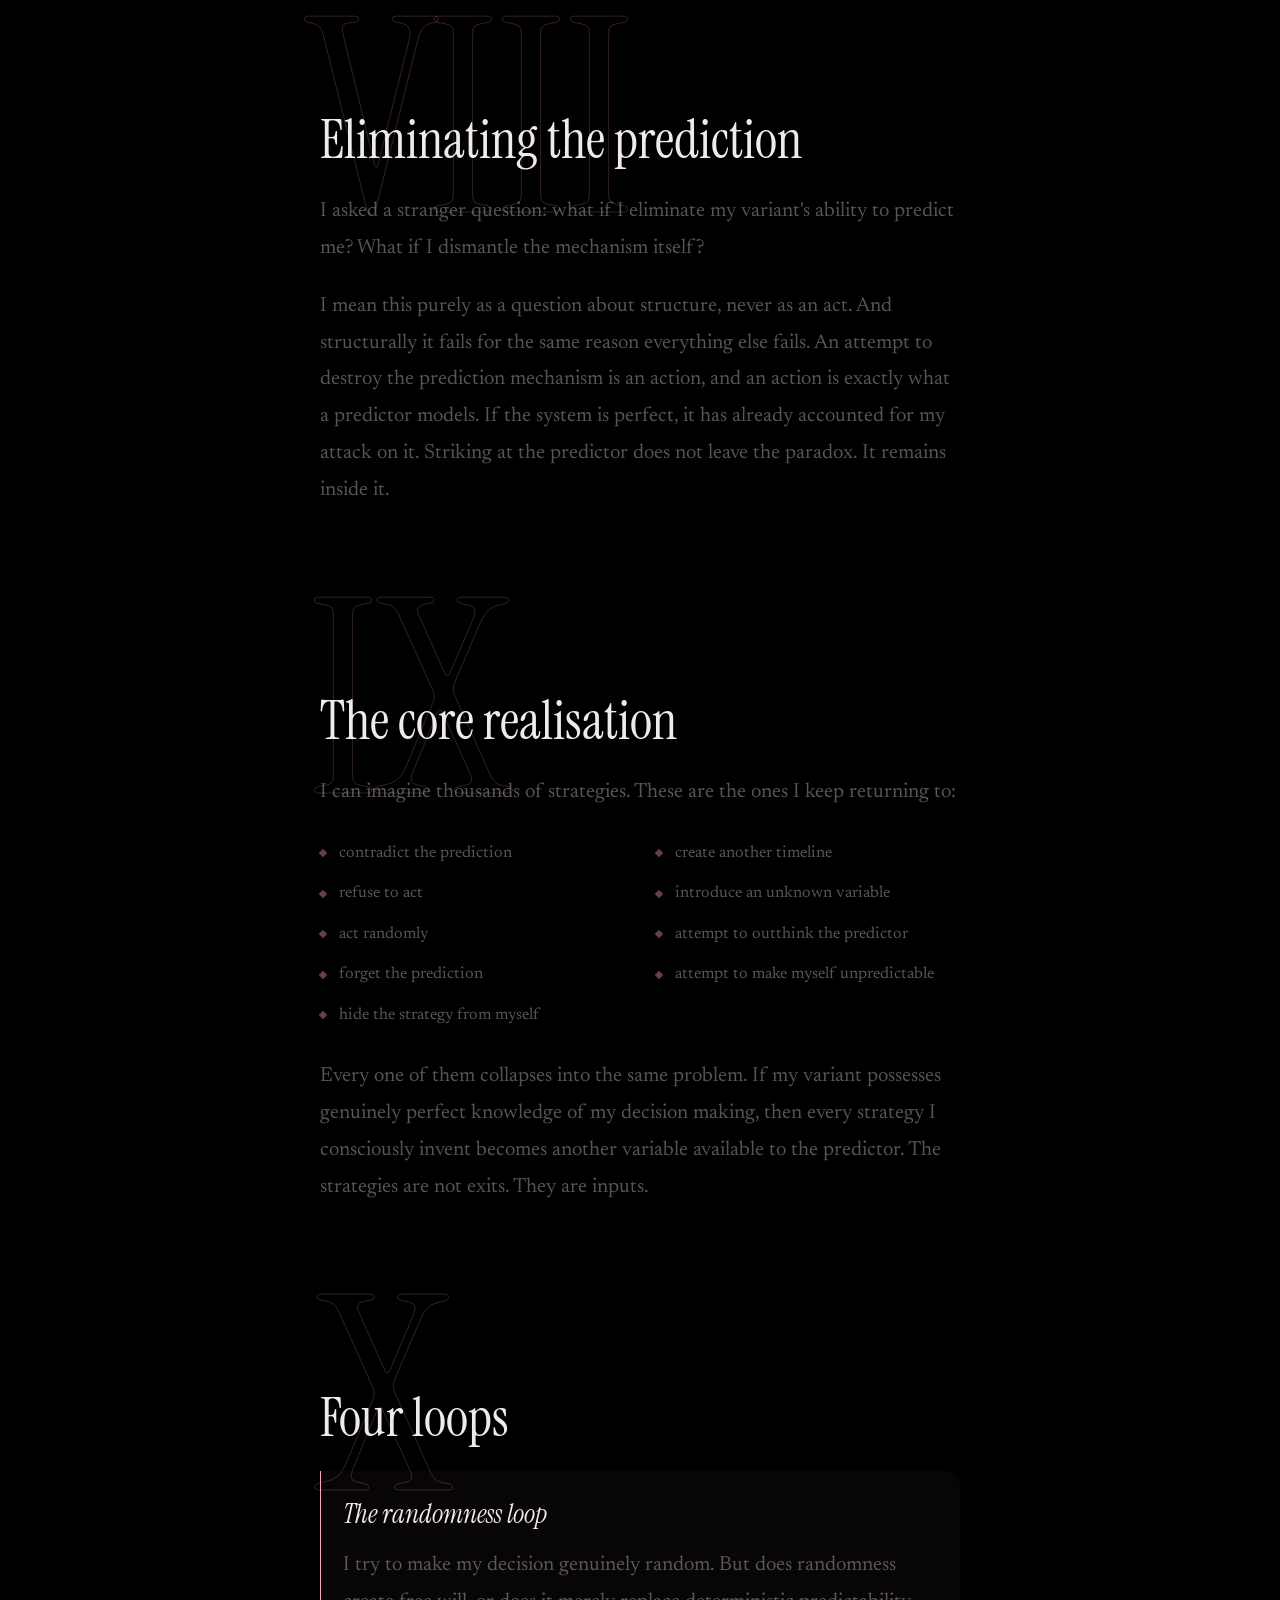
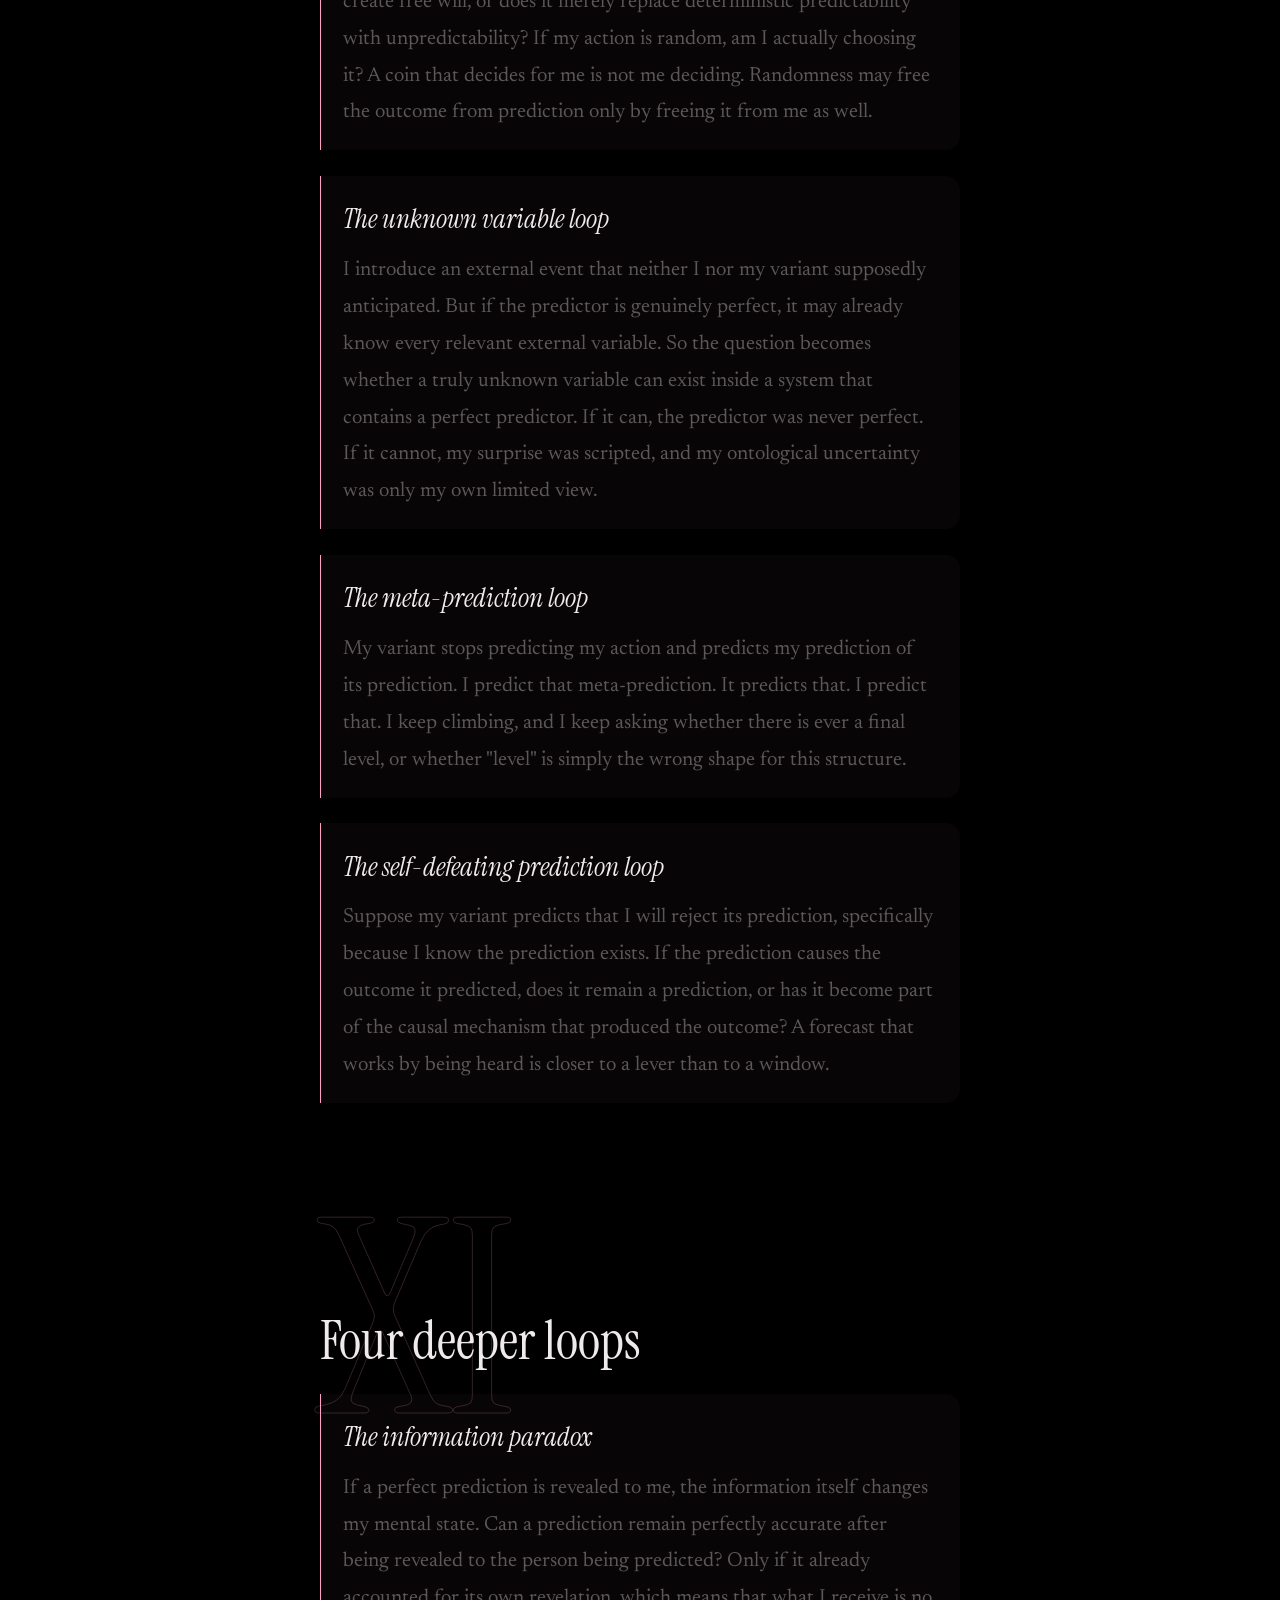
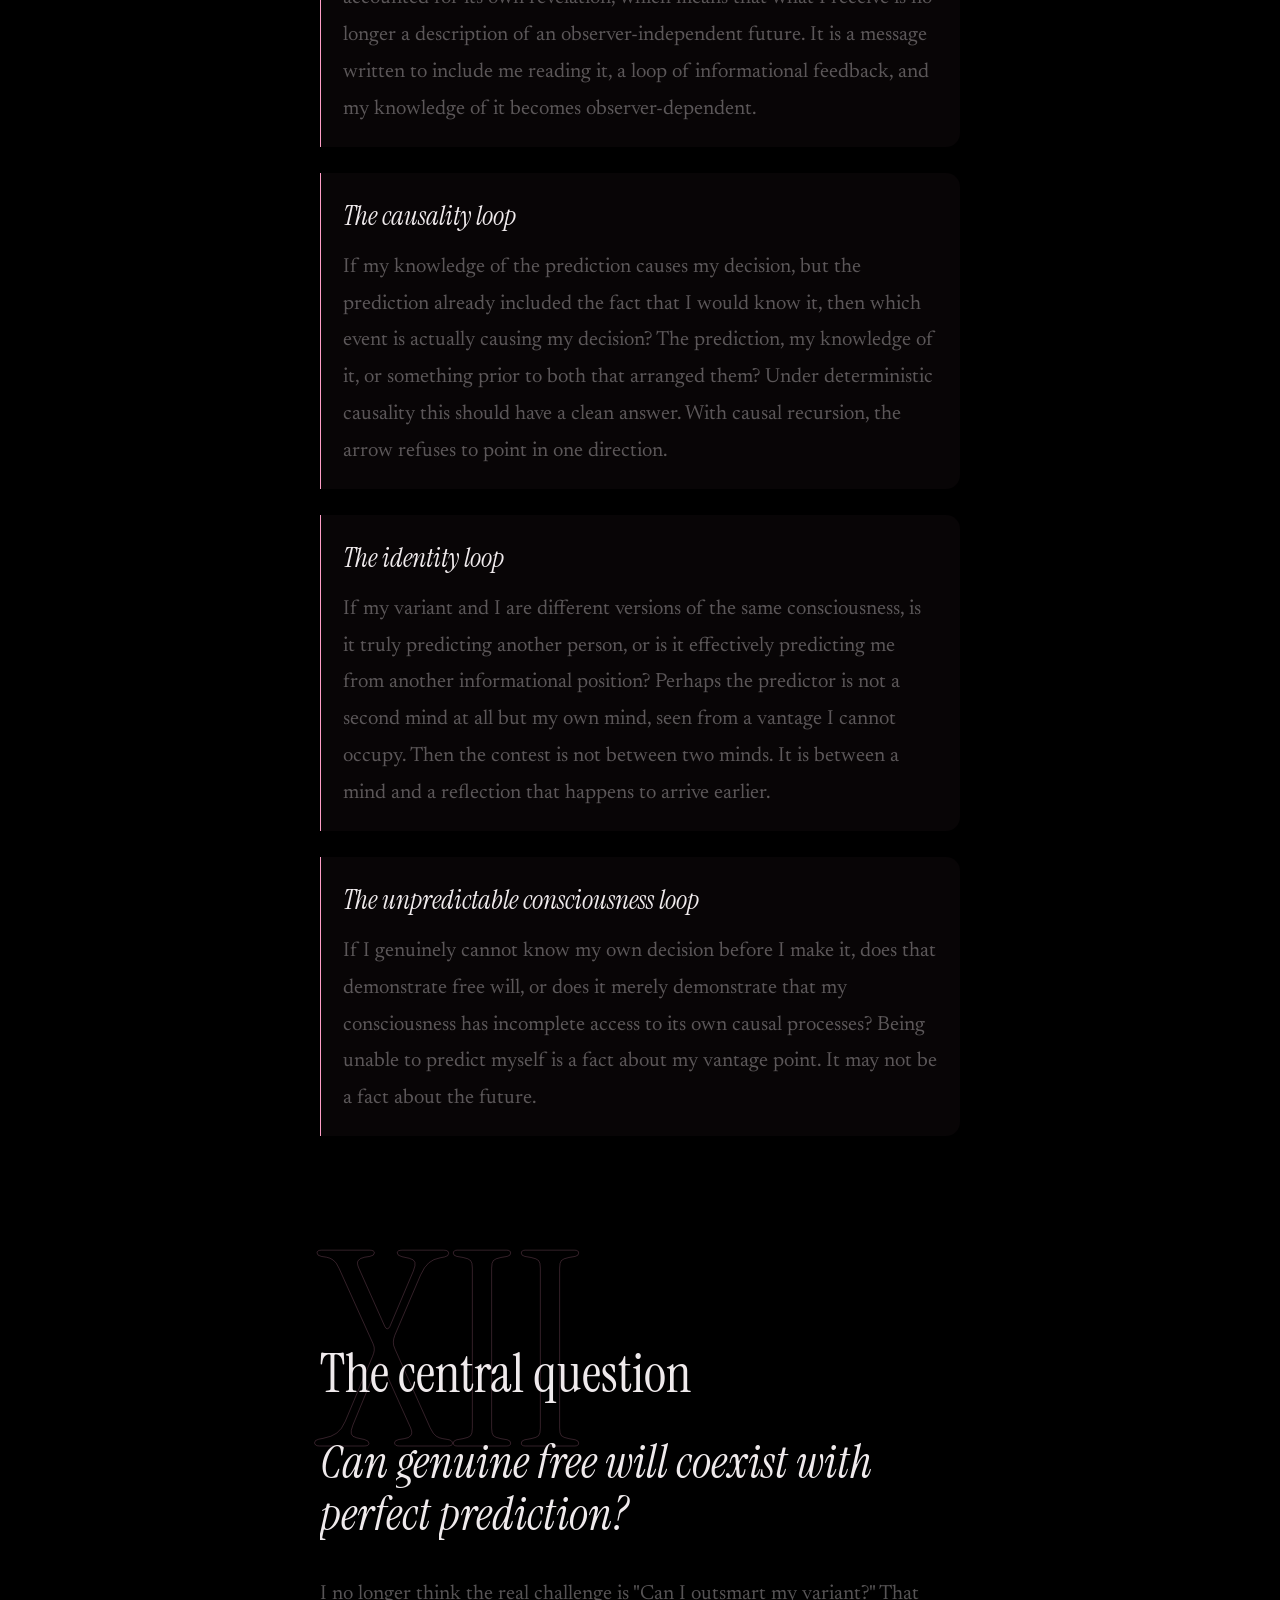
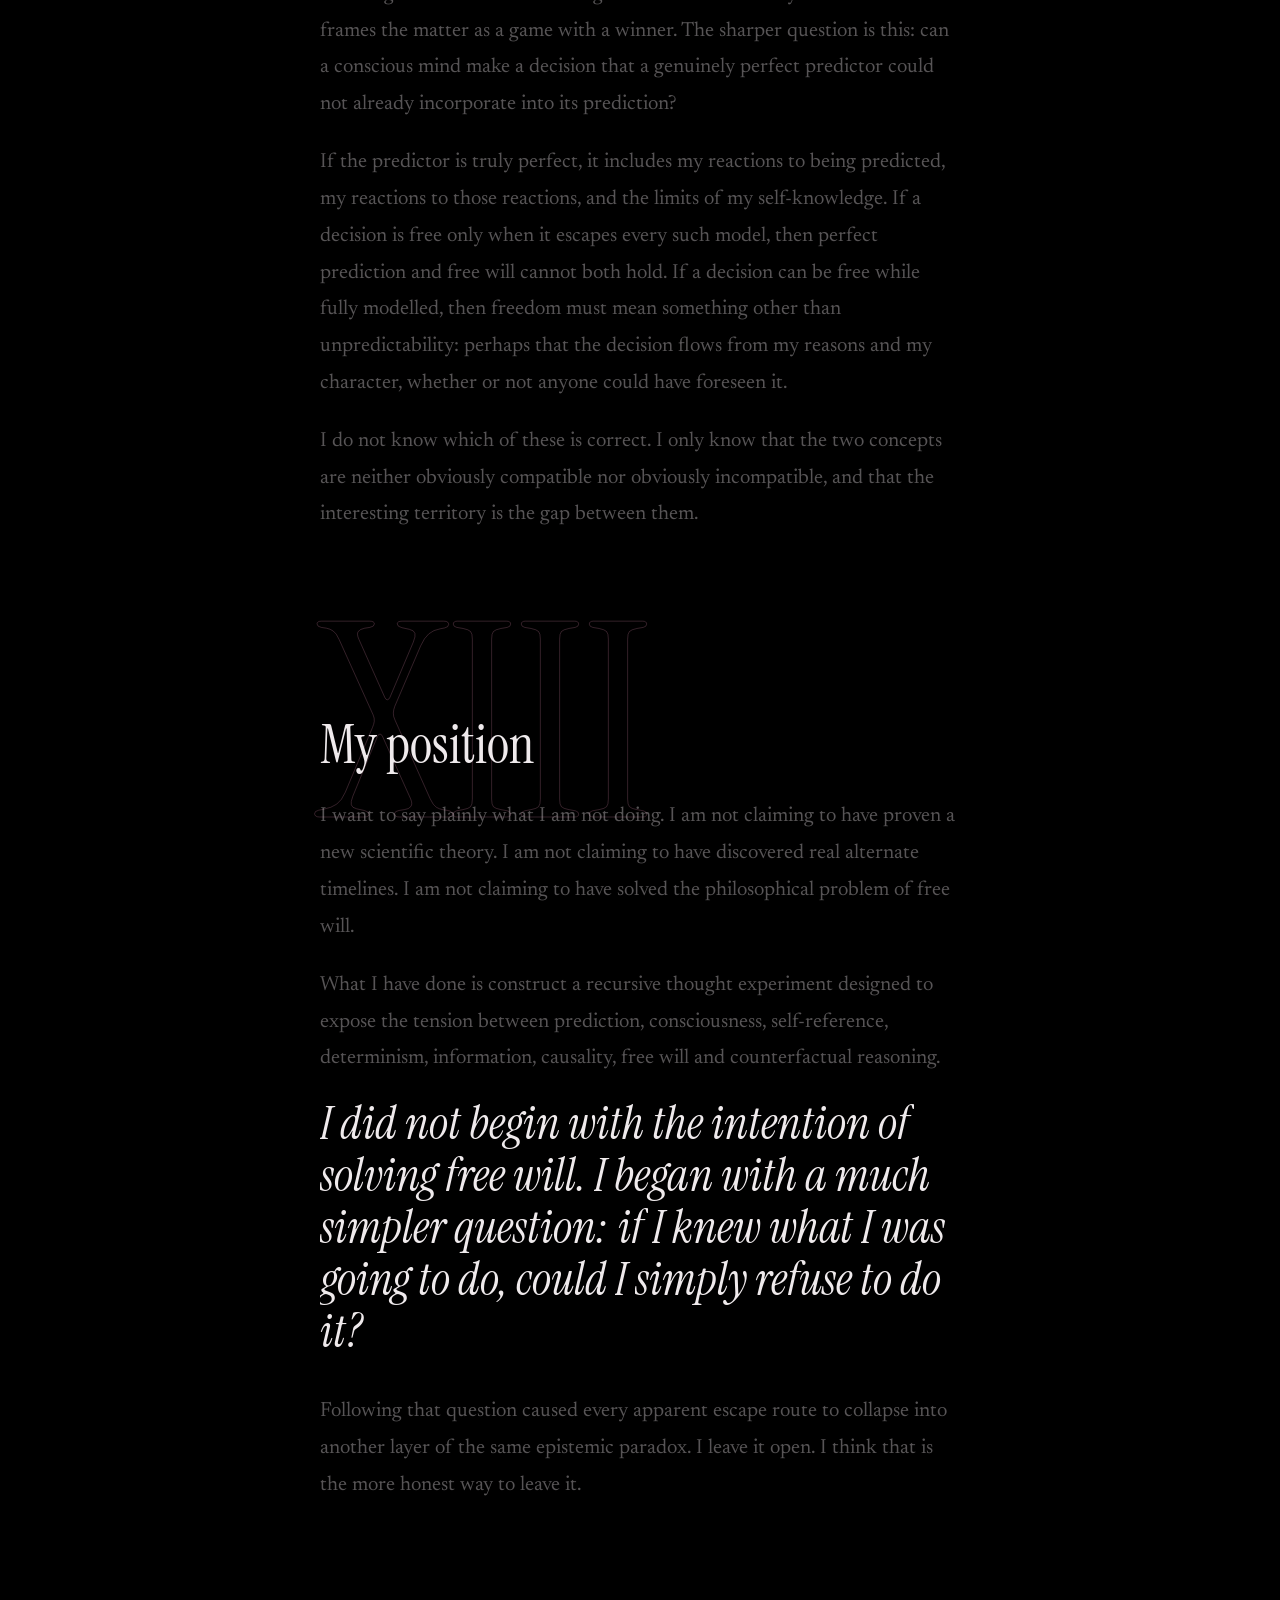
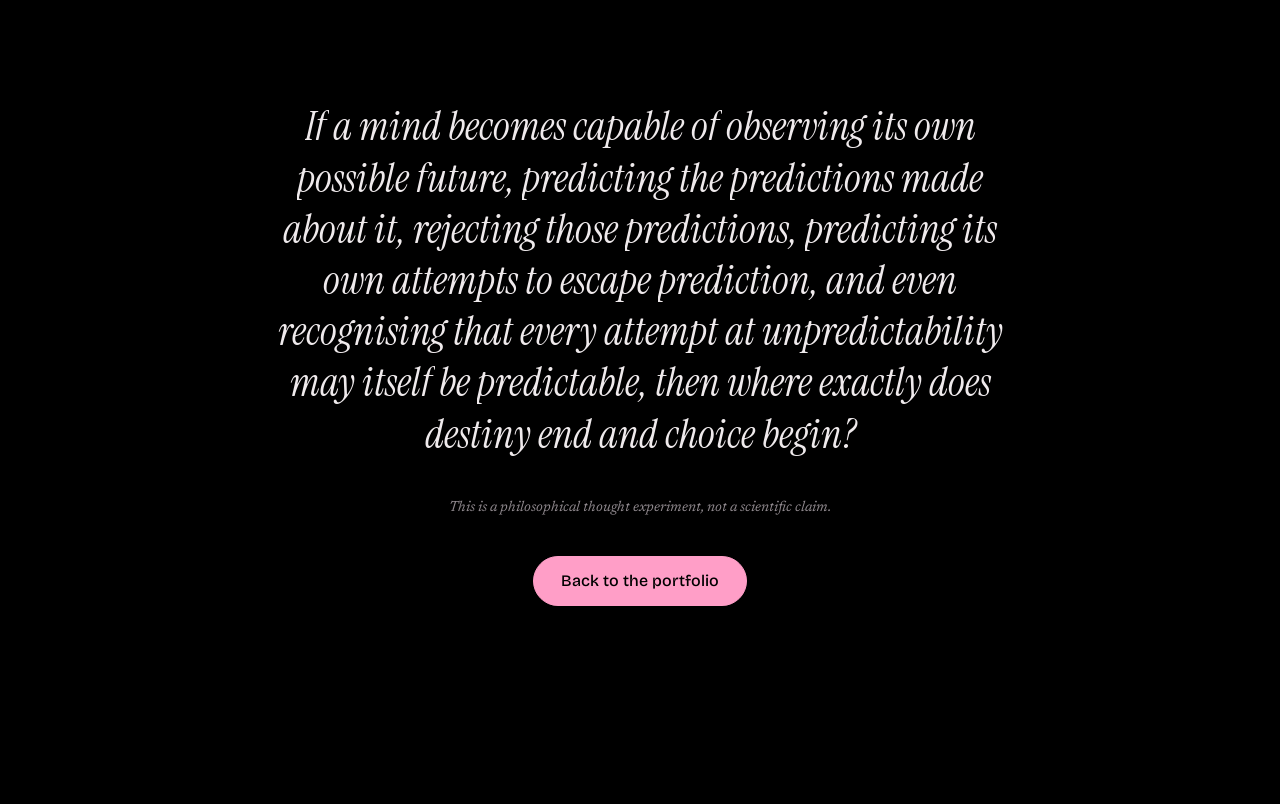
<file: note.html>
<!doctype html>
<html lang="en">
<head>
<meta charset="utf-8">
<meta name="viewport" content="width=device-width,initial-scale=1,viewport-fit=cover">
<title>The Infinite Paradox | Xion</title>
<meta name="description" content="A philosophical thought experiment about prediction, recursion and free will, written by Xion. Not a scientific claim.">
<meta name="theme-color" content="#000000">
<meta name="color-scheme" content="dark">
<link rel="icon" href="img/favicon.svg" type="image/svg+xml">
<meta property="og:type" content="article">
<meta property="og:title" content="The Infinite Paradox | Xion">
<meta property="og:description" content="A thought experiment about prediction, recursion and free will.">
<meta property="og:image" content="/img/og.png">
<script>document.documentElement.classList.add("js")</script>
<link rel="preconnect" href="https://fonts.googleapis.com"><link rel="preconnect" href="https://fonts.gstatic.com" crossorigin>
<link rel="stylesheet" href="https://fonts.googleapis.com/css2?family=Instrument+Serif:ital@0;1&family=Newsreader:ital,wght@0,400;1,400&family=Bricolage+Grotesque:wght@600&display=swap">
<link rel="stylesheet" href="css/note.css?v=18">
<script type="module" src="js/note.js?v=18"></script>
</head>
<body>
<div class="bg" aria-hidden="true"></div>
<i class="bar" aria-hidden="true"></i>
<header class="nh">
  <a class="back" href="./" aria-label="Back to portfolio">xion<b>.</b></a>
  <span id="chlabel" aria-hidden="true">Prologue</span>
  <button id="nm" class="mtog" type="button" aria-pressed="false"><i></i><span>Music</span></button>
</header>
<main>
<section class="nhero">
  <div class="tunnel" aria-hidden="true"><i style="--k:0"></i><i style="--k:1"></i><i style="--k:2"></i><i style="--k:3"></i><i style="--k:4"></i><i style="--k:5"></i></div>
  <div class="ht">
    <p class="kick">My note</p>
    <h1 data-split>The Infinite <em>Paradox</em></h1>
    <p class="tag">A thought experiment about prediction, recursion and free will. Written by me, for anyone willing to read slowly.</p>
  </div>
  <a class="down" href="#c1" aria-label="Start reading">scroll</a>
</section>

<article class="manu">
<p class="pro">Before I begin: this is a thought experiment. The variants, the timelines and the perfect predictor are instruments I invented in order to think. None of it is a scientific claim.</p>

<section class="ch" id="c1" data-n="I"><span class="n" aria-hidden="true">I</span>
<h2 data-split>The question</h2>
<p class="lead">It began with a question small enough to be embarrassing. If I somehow knew what I was supposed to do in the future, could I simply choose to do something else?</p>
<p>At first the answer feels like an easy yes. A prediction about my own conduct, once it reaches me, is only another fact inside my mind, and facts can be defied. I read the forecast, I do the opposite, and the forecast is false. That is the whole of the first move, and it feels like freedom.</p>
<p>Then I introduced a second figure: another version of me, which I call my variant. My variant is neither an enemy nor a god. It is a mind with my structure and one additional property. It already knows what I will do. And it knows that I know.</p>
</section>

<section class="ch" id="c2" data-n="II"><span class="n" aria-hidden="true">II</span>
<h2 data-split>The recursion</h2>
<p>Everything turns on that last clause. If my variant knows that I am aware of the prediction, it can anticipate my attempt to contradict it. If I realise that my variant has anticipated my defiance, I can defy the defiance. This is recursive self-reference, and it unfolds without friction:</p>
<div class="rec">
<p class="rv" style="--d:0">I know.</p>
<p class="rv" style="--d:1">You know that I know.</p>
<p class="rv" style="--d:2">I know that you know that I know.</p>
<p class="rv" style="--d:3">You know that I know that you know that I know.</p>
<p class="rv" style="--d:4">And so on, without an obvious end.</p>
</div>
<p>I cannot find a final layer. Every attempt I make to outthink the other consciousness becomes one more piece of information, and information is exactly what the other consciousness is able to absorb. My epistemic awareness does not end the sequence. It extends it.</p>
</section>

<section class="ch" id="c3" data-n="III"><span class="n" aria-hidden="true">III</span>
<h2 data-split>The ice cream</h2>
<p>Let me make this ordinary. Suppose I receive a perfectly accurate prediction that tomorrow I will choose chocolate ice cream. Because I know it, I choose vanilla, to prove the prediction wrong.</p>
<p>But my variant already knows that I received the prediction, and knows that I will try to contradict it. So it predicts vanilla. Once I realise that it expects vanilla, I can choose chocolate after all. And it may have expected that as well.</p>
<p>A trivial decision has become a contest between prediction, awareness, counterprediction and free choice. Try it below. It will not resolve, and that is the point.</p>
<div class="demo rv">
<p class="dq">The prediction says: <b id="dpred">chocolate</b>. What do you choose?</p>
<div class="dbtn"><button type="button" data-f="chocolate">Chocolate</button><button type="button" data-f="vanilla">Vanilla</button></div>
<p class="dc">Layer <b id="dcount">0</b></p>
<div id="dlog" aria-live="polite"></div>
</div>
</section>

<section class="ch" id="c4" data-n="IV"><span class="n" aria-hidden="true">IV</span>
<h2 data-split>First escape: not knowing</h2>
<p>My first loophole was almost a reflex: I simply should not know the prediction. If the forecast never reaches me, I cannot deliberately act against it. Predictive knowledge that I never receive cannot be defied.</p>
<p>But my variant could know that I do not know. The moment I become aware that it knows my ignorance, I am back inside the structure, because my ignorance has become a premise in its reasoning. Not knowing was not an exit. It was another room in the same house.</p>
</section>

<section class="ch" id="c5" data-n="V"><span class="n" aria-hidden="true">V</span>
<h2 data-split>Second escape: do not think about it</h2>
<p>Then I tried to abandon strategy altogether. I will not think about it. I will simply act.</p>
<p>But a deliberate decision not to think is still a decision, and a decision is something that can be predicted. If I think about it, that can be predicted. If I refuse to think about it, that can be predicted. If I refuse to act, the refusal is an action. If I do nothing, doing nothing becomes the predicted outcome. Even meta-cognition, my watching of my own thinking, becomes a surface the predictor can read.</p>
<p class="pull" data-split>There may be no truly neutral move.</p>
</section>

<section class="ch" id="c6" data-n="VI"><span class="n" aria-hidden="true">VI</span>
<h2 data-split>The memory loophole</h2>
<p>What if I lose the prediction? Suppose my conscious memory of it dissolves, yet some trace of the strategy survives beneath awareness, shaping me without being seen.</p>
<p>My variant could know that I have forgotten. It could know that something residual remains. I could try to forget that I retained anything, and it could model that erasure too.</p>
<p>Here the paradox leaves the territory of ordinary memory. A perfect predictor would have to know not only what I consciously know, but what I have forgotten, what I subconsciously retain, and how each of these states bends my future decisions. The question stops being about secrets and becomes a question about how much of a mind can be known from outside it.</p>
</section>

<section class="ch" id="c7" data-n="VII"><span class="n" aria-hidden="true">VII</span>
<h2 data-split>The branching timeline</h2>
<p>Perhaps the only genuine exit is to break the timeline: not merely to contradict the prediction, but to open a new branch in which a different outcome occurs.</p>
<p>I want to be explicit that temporal branching is a fictional philosophical mechanism here. I am not claiming that time branches, or that I could make it. I use the device because it lets me ask what an escape would have to look like, and because counterfactual reasoning is easier when the counterfactual has somewhere to live.</p>
<p>The same problem returns. If my variant already knows that I am capable of creating branches, then the act of branching becomes part of its prediction. The exit is mapped before I reach it.</p>
</section>

<section class="ch" id="c8" data-n="VIII"><span class="n" aria-hidden="true">VIII</span>
<h2 data-split>Eliminating the prediction</h2>
<p>I asked a stranger question: what if I eliminate my variant's ability to predict me? What if I dismantle the mechanism itself?</p>
<p>I mean this purely as a question about structure, never as an act. And structurally it fails for the same reason everything else fails. An attempt to destroy the prediction mechanism is an action, and an action is exactly what a predictor models. If the system is perfect, it has already accounted for my attack on it. Striking at the predictor does not leave the paradox. It remains inside it.</p>
</section>

<section class="ch" id="c9" data-n="IX"><span class="n" aria-hidden="true">IX</span>
<h2 data-split>The core realisation</h2>
<p>I can imagine thousands of strategies. These are the ones I keep returning to:</p>
<ul class="strat">
<li class="rv">contradict the prediction</li><li class="rv">refuse to act</li><li class="rv">act randomly</li><li class="rv">forget the prediction</li><li class="rv">hide the strategy from myself</li><li class="rv">create another timeline</li><li class="rv">introduce an unknown variable</li><li class="rv">attempt to outthink the predictor</li><li class="rv">attempt to make myself unpredictable</li>
</ul>
<p>Every one of them collapses into the same problem. If my variant possesses genuinely perfect knowledge of my decision making, then every strategy I consciously invent becomes another variable available to the predictor. The strategies are not exits. They are inputs.</p>
</section>

<section class="ch" id="c10" data-n="X"><span class="n" aria-hidden="true">X</span>
<h2 data-split>Four loops</h2>
<div class="loop rv"><h3>The randomness loop</h3><p>I try to make my decision genuinely random. But does randomness create free will, or does it merely replace deterministic predictability with unpredictability? If my action is random, am I actually choosing it? A coin that decides for me is not me deciding. Randomness may free the outcome from prediction only by freeing it from me as well.</p></div>
<div class="loop rv"><h3>The unknown variable loop</h3><p>I introduce an external event that neither I nor my variant supposedly anticipated. But if the predictor is genuinely perfect, it may already know every relevant external variable. So the question becomes whether a truly unknown variable can exist inside a system that contains a perfect predictor. If it can, the predictor was never perfect. If it cannot, my surprise was scripted, and my ontological uncertainty was only my own limited view.</p></div>
<div class="loop rv"><h3>The meta-prediction loop</h3><p>My variant stops predicting my action and predicts my prediction of its prediction. I predict that meta-prediction. It predicts that. I predict that. I keep climbing, and I keep asking whether there is ever a final level, or whether "level" is simply the wrong shape for this structure.</p></div>
<div class="loop rv"><h3>The self-defeating prediction loop</h3><p>Suppose my variant predicts that I will reject its prediction, specifically because I know the prediction exists. If the prediction causes the outcome it predicted, does it remain a prediction, or has it become part of the causal mechanism that produced the outcome? A forecast that works by being heard is closer to a lever than to a window.</p></div>
</section>

<section class="ch" id="c11" data-n="XI"><span class="n" aria-hidden="true">XI</span>
<h2 data-split>Four deeper loops</h2>
<div class="loop rv"><h3>The information paradox</h3><p>If a perfect prediction is revealed to me, the information itself changes my mental state. Can a prediction remain perfectly accurate after being revealed to the person being predicted? Only if it already accounted for its own revelation, which means that what I receive is no longer a description of an observer-independent future. It is a message written to include me reading it, a loop of informational feedback, and my knowledge of it becomes observer-dependent.</p></div>
<div class="loop rv"><h3>The causality loop</h3><p>If my knowledge of the prediction causes my decision, but the prediction already included the fact that I would know it, then which event is actually causing my decision? The prediction, my knowledge of it, or something prior to both that arranged them? Under deterministic causality this should have a clean answer. With causal recursion, the arrow refuses to point in one direction.</p></div>
<div class="loop rv"><h3>The identity loop</h3><p>If my variant and I are different versions of the same consciousness, is it truly predicting another person, or is it effectively predicting me from another informational position? Perhaps the predictor is not a second mind at all but my own mind, seen from a vantage I cannot occupy. Then the contest is not between two minds. It is between a mind and a reflection that happens to arrive earlier.</p></div>
<div class="loop rv"><h3>The unpredictable consciousness loop</h3><p>If I genuinely cannot know my own decision before I make it, does that demonstrate free will, or does it merely demonstrate that my consciousness has incomplete access to its own causal processes? Being unable to predict myself is a fact about my vantage point. It may not be a fact about the future.</p></div>
</section>

<section class="ch" id="c12" data-n="XII"><span class="n" aria-hidden="true">XII</span>
<h2 data-split>The central question</h2>
<p class="pull" data-split>Can genuine free will coexist with perfect prediction?</p>
<p>I no longer think the real challenge is "Can I outsmart my variant?" That frames the matter as a game with a winner. The sharper question is this: can a conscious mind make a decision that a genuinely perfect predictor could not already incorporate into its prediction?</p>
<p>If the predictor is truly perfect, it includes my reactions to being predicted, my reactions to those reactions, and the limits of my self-knowledge. If a decision is free only when it escapes every such model, then perfect prediction and free will cannot both hold. If a decision can be free while fully modelled, then freedom must mean something other than unpredictability: perhaps that the decision flows from my reasons and my character, whether or not anyone could have foreseen it.</p>
<p>I do not know which of these is correct. I only know that the two concepts are neither obviously compatible nor obviously incompatible, and that the interesting territory is the gap between them.</p>
</section>

<section class="ch" id="c13" data-n="XIII"><span class="n" aria-hidden="true">XIII</span>
<h2 data-split>My position</h2>
<p>I want to say plainly what I am not doing. I am not claiming to have proven a new scientific theory. I am not claiming to have discovered real alternate timelines. I am not claiming to have solved the philosophical problem of free will.</p>
<p>What I have done is construct a recursive thought experiment designed to expose the tension between prediction, consciousness, self-reference, determinism, information, causality, free will and counterfactual reasoning.</p>
<p class="pull" data-split>I did not begin with the intention of solving free will. I began with a much simpler question: if I knew what I was going to do, could I simply refuse to do it?</p>
<p>Following that question caused every apparent escape route to collapse into another layer of the same epistemic paradox. I leave it open. I think that is the more honest way to leave it.</p>
</section>
</article>

<section class="final" id="c14" data-n="XIV">
  <div class="tunnel" aria-hidden="true"><i style="--k:0"></i><i style="--k:1"></i><i style="--k:2"></i><i style="--k:3"></i></div>
  <div class="fq">
    <p class="fl" data-split>If a mind becomes capable of observing its own possible future, predicting the predictions made about it, rejecting those predictions, predicting its own attempts to escape prediction, and even recognising that every attempt at unpredictability may itself be predictable, then where exactly does destiny end and choice begin?</p>
    <p class="fn">This is a philosophical thought experiment, not a scientific claim.</p>
    <a class="btn" href="./">Back to the portfolio</a>
  </div>
</section>
</main>
</body>
</html>
</file>
<file: css/style.css>
:root{--bg:#000;--surface:#0b0b0b;--line:#1f1f1f;--text:#ece8ea;--dim:#8d878b;--pink:#ff9ec7;--pink-soft:rgba(255,158,199,.14);--max:1080px}
*{box-sizing:border-box;margin:0}
html{scroll-behavior:smooth;scroll-padding-top:5rem;background:var(--bg)}
body{font:400 1.05rem/1.65 "Inter",system-ui,sans-serif;color:var(--text);background:var(--bg);animation:fade .6s ease backwards}
h1,h2,h3{font-family:"Bricolage Grotesque","Inter",sans-serif;line-height:1.05;letter-spacing:-.02em;font-weight:600}
a{color:inherit}
:focus-visible{outline:2px solid var(--pink);outline-offset:3px;border-radius:4px}
.skip{position:absolute;left:-999px}.skip:focus{left:1rem;top:1rem;background:var(--pink);color:#000;padding:.5rem 1rem;z-index:10}
.wrap{max-width:var(--max);margin:0 auto;padding:0 1.5rem}
header.top{position:sticky;top:0;z-index:5;background:rgba(0,0,0,.82);backdrop-filter:blur(8px);border-bottom:1px solid var(--line)}
header .wrap{display:flex;align-items:center;justify-content:space-between;height:4rem}
.logo{font:600 1.25rem "Bricolage Grotesque";text-decoration:none}.logo b{color:var(--pink)}
nav{display:flex;gap:1.6rem;align-items:center}
nav a{color:var(--dim);text-decoration:none;font-size:.95rem;transition:color .2s}nav a:hover{color:var(--text)}
#menu{display:none;background:none;border:1px solid var(--line);color:var(--text);padding:.45rem .8rem;border-radius:6px;font:inherit;cursor:pointer}
.mbtn{display:inline-flex;gap:.5rem;align-items:center;background:none;border:1px solid var(--line);color:var(--dim);padding:.35rem .8rem;border-radius:99px;font:inherit;font-size:.85rem;cursor:pointer;transition:.2s}
.mbtn:hover,.mbtn[aria-pressed=true]{color:var(--pink);border-color:var(--pink)}
.mbtn i{width:7px;height:7px;border-radius:50%;background:currentColor}
.mbtn[aria-pressed=true] i{animation:pulse 2.4s ease-in-out infinite}
.hero{padding:clamp(5rem,16vh,10rem) 0 6rem;min-height:82vh;display:flex;align-items:center}
.hero h1{font-size:clamp(2.8rem,9vw,6.6rem);max-width:12ch}
.hero h1 em{font-style:normal;color:var(--pink)}
.hero .lede{max-width:46ch;margin:1.8rem 0 2.4rem;color:var(--dim);font-size:1.15rem}
.hero .lede,.hero h1,.hero .cta{animation:rise .8s cubic-bezier(.2,.7,.2,1) both}
.hero .lede{animation-delay:.12s}.hero .cta{animation-delay:.24s}
.cta{display:flex;flex-wrap:wrap;gap:.8rem}
.btn{display:inline-block;padding:.85rem 1.5rem;border-radius:8px;text-decoration:none;font-weight:500;border:1px solid var(--line);transition:.2s}
.btn.main{background:var(--pink);color:#000;border-color:var(--pink)}.btn.main:hover{background:#ffb4d3}
.btn.ghost:hover{border-color:var(--pink);color:var(--pink)}
section{padding:5.5rem 0;border-top:1px solid var(--line)}
section h2{font-size:clamp(1.9rem,4.5vw,3rem);margin-bottom:1.2rem}
.sub{color:var(--dim);max-width:52ch;margin-bottom:2.5rem}
#project-list{display:grid;grid-template-columns:repeat(2,1fr);gap:2.2rem 1.6rem}
.project.featured{grid-column:1/-1;display:grid;grid-template-columns:1.3fr 1fr;gap:2rem;align-items:center}
.media{aspect-ratio:8/5;background:var(--surface);border:1px solid var(--line);border-radius:6px;overflow:hidden;display:grid;place-items:center;transition:border-color .3s}
.media img{width:100%;height:100%;object-fit:cover;transition:transform .5s}
.project:hover .media{border-color:var(--pink)}.project:hover .media img{transform:scale(1.03)}
.ph{color:#333;font:600 1.6rem "Bricolage Grotesque";padding:1rem;text-align:center}
.body h3{font-size:1.5rem;margin:1rem 0 .4rem}.body p{color:var(--dim)}
.featured .body h3{font-size:2rem}
.tags{list-style:none;padding:0;display:flex;flex-wrap:wrap;gap:.4rem;margin:.9rem 0 0}
.tags li{font-size:.8rem;color:var(--pink);background:var(--pink-soft);padding:.15rem .6rem;border-radius:99px}
.links{display:flex;gap:1.2rem;margin-top:.9rem}.links a{color:var(--text);text-underline-offset:4px;text-decoration-color:var(--pink)}
.cols{display:grid;grid-template-columns:1fr 1fr;gap:3rem}
.note{border-left:2px solid var(--pink);padding-left:1.2rem;color:var(--dim)}
.skills{list-style:none;padding:0;display:flex;flex-wrap:wrap;gap:.6rem}
.skills li{border:1px solid var(--line);padding:.5rem 1rem;border-radius:6px;transition:.2s}
.skills li:hover{border-color:var(--pink)}
.skills li.hl{border-color:var(--pink);color:var(--pink)}
.beyond{background:var(--surface)}
.contact{text-align:center;padding:8rem 0}.contact h2{font-size:clamp(2.4rem,7vw,5rem);margin-bottom:2rem}
.contact .cta{justify-content:center}
footer{padding:2rem 0;color:var(--dim);font-size:.9rem;border-top:1px solid var(--line)}
.nf{min-height:100vh;display:grid;place-items:center;text-align:center}.nf h1{font-size:clamp(5rem,20vw,11rem);color:var(--pink)}
@keyframes fade{from{opacity:0}}
@keyframes rise{from{opacity:0;transform:translateY(18px)}}
@keyframes pulse{50%{opacity:.3}}
@media(max-width:760px){
  #menu{display:block}
  nav{position:absolute;top:4rem;left:0;right:0;flex-direction:column;align-items:flex-start;gap:1rem;padding:1.2rem 1.5rem;background:#000;border-bottom:1px solid var(--line);display:none}
  nav.open{display:flex}
  #project-list,.cols,.project.featured{grid-template-columns:1fr}.cols{gap:2rem}
}
@media(prefers-reduced-motion:reduce){*,*::before,*::after{animation:none!important;transition:none!important;scroll-behavior:auto!important}}

/* ===== Motion layer (transform/opacity only; see js/fx.js) ===== */
html{scrollbar-color:#2a2a2a #000;-webkit-tap-highlight-color:transparent}
::selection{background:var(--pink);color:#000}
body{background:transparent}
body::before{content:"";position:fixed;top:-25vmax;right:-25vmax;width:70vmax;height:70vmax;z-index:-1;pointer-events:none;background:radial-gradient(closest-side,rgba(255,158,199,.085),transparent);}
.paused *,.paused ::before,.paused ::after{animation-play-state:paused!important}
@keyframes drift{to{transform:translate3d(-10vmax,12vmax,0)}}
@keyframes wordin{from{transform:translate3d(0,115%,0) rotate(4deg)}}
@keyframes rvin{from{opacity:0;transform:translate3d(0,22px,0)}}
@keyframes line{to{transform:none}}
@keyframes cue{0%{transform:scaleY(0)}50%{transform:scaleY(1);opacity:.8}100%{transform:scaleY(1);opacity:0}}
@keyframes hdr{from{transform:translateY(-100%)}}
@keyframes eq{0%,100%{transform:scaleY(.3)}50%{transform:scaleY(1)}}
@keyframes pluck-a{0%{transform:scaleY(1)}10%{transform:scaleY(2)}22%{transform:scaleY(.5)}38%{transform:scaleY(1.4)}55%{transform:scaleY(.85)}75%{transform:scaleY(1.1)}}
@keyframes pluck-b{0%{transform:scaleY(1)}10%{transform:scaleY(2)}22%{transform:scaleY(.5)}38%{transform:scaleY(1.4)}55%{transform:scaleY(.85)}75%{transform:scaleY(1.1)}}

/* headings and reveals */
.w{display:inline-block;overflow:hidden;vertical-align:top;padding-bottom:.14em;margin-bottom:-.14em}
.wi{display:inline-block;transform-origin:left bottom}
.js [data-split]:not(.in) .wi{transform:translate3d(0,115%,0)}
.js [data-split].in .wi{animation:wordin .9s cubic-bezier(.2,.8,.2,1) calc(var(--i)*70ms) backwards}
.js .hero h1.in .wi{animation-duration:1.1s;animation-delay:calc(var(--i)*90ms)}
.js .rv:not(.in){opacity:0}
.js .rv.in{animation:rvin .8s cubic-bezier(.2,.8,.2,1) calc(var(--i,0)*80ms) backwards}
section{border-top:0}
section::before{content:"";position:absolute;top:0;left:0;right:0;height:1px;background:linear-gradient(90deg,var(--pink),var(--line) 40%);transform-origin:left;transition:transform 1.3s cubic-bezier(.2,.8,.2,1)}
.js section:not(.in)::before{transform:scaleX(0)}
.hero::before{display:none}

/* hero */
.hero{position:relative;overflow:clip}
.hero .wrap{position:relative}
.hero h1{animation:none}
.hero .lede{animation-delay:1s}.hero .cta{animation-delay:1.2s}
.hero h1 em{position:relative}
.hero h1 em::after{content:"";position:absolute;left:0;right:0;bottom:.02em;height:.06em;background:var(--pink);transform:scaleX(0);transform-origin:left;animation:line .9s cubic-bezier(.2,.8,.2,1) 1.3s forwards}
.hero::after{content:"";position:absolute;left:50%;bottom:1.5rem;width:1px;height:48px;background:linear-gradient(var(--pink),transparent);transform-origin:top;transform:scaleY(0);animation:cue 2.8s ease-in-out 2s infinite}
.hero.off::after{animation-play-state:paused}
.spot{position:absolute;left:0;top:0;width:520px;height:520px;pointer-events:none;opacity:0;transition:opacity .6s;background:radial-gradient(closest-side,rgba(255,158,199,.11),transparent);will-change:transform}
.live .spot{opacity:1}

/* header */
header.top{background:rgba(0,0,0,.92);backdrop-filter:none;transition:transform .4s cubic-bezier(.2,.8,.2,1);animation:hdr .8s .2s cubic-bezier(.2,.8,.2,1) backwards}
header.top.hide{transform:translateY(-100%)}
header.top:focus-within{transform:none}
.bar{position:absolute;left:0;bottom:-1px;width:100%;height:2px;background:var(--pink);transform:scaleX(0);transform-origin:left}
nav a{position:relative}
nav a::after{content:"";position:absolute;left:0;right:0;bottom:-4px;height:1px;background:var(--pink);transform:scaleX(0);transform-origin:left;transition:transform .35s cubic-bezier(.2,.8,.2,1)}
nav a:hover::after,nav a[aria-current=true]::after{transform:none}
nav a[aria-current=true]{color:var(--text)}
.logo{display:inline-block;transition:transform .3s}
.logo b{display:inline-block;transition:transform .4s cubic-bezier(.2,.8,.2,1)}
.logo:hover b{transform:rotate(90deg) scale(1.3)}
.mbtn i{width:2px;height:10px;margin:0 4px;border-radius:2px;position:relative;transform:scaleY(.4);transform-origin:bottom}
.mbtn i::before,.mbtn i::after{content:"";position:absolute;bottom:0;width:2px;height:100%;border-radius:2px;background:currentColor;transform:scaleY(.4);transform-origin:bottom}
.mbtn i::before{left:-4px}.mbtn i::after{left:4px}
.mbtn[aria-pressed=true] i{animation:eq 1.1s ease-in-out infinite}
.mbtn[aria-pressed=true] i::before{animation:eq .9s ease-in-out -.3s infinite}
.mbtn[aria-pressed=true] i::after{animation:eq 1.3s ease-in-out -.6s infinite}

/* buttons */
.btn{position:relative;overflow:hidden;transition:transform .25s cubic-bezier(.2,.8,.2,1),box-shadow .3s,border-color .2s,background .2s,color .2s}
.btn::after{content:"";position:absolute;inset:0;transform:translateX(-120%);background:linear-gradient(105deg,transparent 30%,rgba(255,255,255,.35) 50%,transparent 70%)}
.btn.ghost::after{background:linear-gradient(105deg,transparent 30%,rgba(255,158,199,.2) 50%,transparent 70%)}
.btn:active{transform:scale(.95)}

/* cards */
.project{transition:transform .5s cubic-bezier(.2,.8,.2,1)}
.media{position:relative;background-image:linear-gradient(rgba(255,255,255,.03) 1px,transparent 1px),linear-gradient(90deg,rgba(255,255,255,.03) 1px,transparent 1px);background-size:28px 28px}
.media::before{content:"";position:absolute;top:0;left:0;width:100%;height:1px;z-index:1;background:linear-gradient(90deg,transparent,var(--pink),transparent);transform:translateX(-100%)}
.media::after{content:"";position:absolute;inset:0;pointer-events:none;opacity:0;transition:opacity .4s;background:radial-gradient(220px circle at var(--mx,50%) var(--my,50%),rgba(255,158,199,.16),transparent)}
.media img,.ph{transition:transform .8s cubic-bezier(.2,.8,.2,1),color .4s}
.body h3{position:relative;display:inline-block}
.body h3::after{content:"";position:absolute;left:0;bottom:-3px;width:100%;height:1px;background:var(--pink);transform:scaleX(0);transform-origin:left;transition:transform .5s cubic-bezier(.2,.8,.2,1)}
.project:focus-within .media::after,.project:active .media::after{opacity:1}
.project:focus-within .media::before{transform:translateX(100%);transition:transform .9s}
.project:focus-within .body h3::after{transform:none}
.project:active{transform:scale(.99)}
.project:active .media{border-color:var(--pink)}

/* guitar */
.strings{grid-column:1/-1;height:88px;margin-top:1rem;background:repeating-linear-gradient(to bottom,rgba(255,158,199,.45) 0 1px,transparent 1px 17px)}
.js .beyond.in .strings{animation:pluck-a 1.6s cubic-bezier(.2,.8,.2,1) .4s}
.strings:active{animation:pluck-b 1.6s cubic-bezier(.2,.8,.2,1)}

/* contact */
.contact{position:relative;overflow:clip}
.contact .wrap{position:relative}
.contact::after{content:"";position:absolute;left:50%;bottom:-35%;width:90vw;max-width:900px;aspect-ratio:1;transform:translateX(-50%);pointer-events:none;background:radial-gradient(closest-side,rgba(255,158,199,.07),transparent)}

@media (hover:hover){
  .btn:hover{transform:translateY(-2px)}
  .btn:hover::after{transform:translateX(120%);transition:transform .7s}
  .btn.main:hover{box-shadow:0 10px 30px -10px rgba(255,158,199,.6)}
  .project:hover{transform:translateY(-6px)}
  .project:hover .media::after{opacity:1}
  .project:hover .media::before{transform:translateX(100%);transition:transform .9s}
  .project:hover .media img{transform:scale(1.07)}
  .project:hover .ph{transform:scale(1.06);color:#5a5a5a}
  .project:hover .body h3::after{transform:none}
  .skills li:hover{transform:translateY(-3px);box-shadow:0 8px 20px -12px var(--pink)}
  .strings:hover{animation:pluck-b 1.6s cubic-bezier(.2,.8,.2,1)}
}
.skills li:active{transform:scale(.95)}
@media(prefers-reduced-motion:reduce){.hero h1 em::after{transform:none}.js section::before{transform:none}.js .rv,.js [data-split] .wi{opacity:1;transform:none}}

/* ===== Round 3: more personality ===== */
.sr{position:absolute;width:1px;height:1px;overflow:hidden;clip:rect(0 0 0 0);white-space:nowrap}
@keyframes blink{50%{opacity:0}}
@keyframes marq{to{transform:translate3d(-50%,0,0)}}
.vol input{width:84px;height:24px;accent-color:var(--pink);background:transparent;vertical-align:middle;cursor:pointer}
.roles{margin:-1.4rem 0 2.2rem;min-height:1.7em;animation:rise .8s cubic-bezier(.2,.8,.2,1) 1.1s both}
#role{color:var(--pink)}
.caret{display:inline-block;width:2px;height:1em;margin-left:3px;vertical-align:-.15em;background:var(--pink);animation:blink 1s steps(2) infinite}
.marquee{overflow:hidden;border-top:1px solid var(--line);border-bottom:1px solid var(--line);padding:1rem 0}
.track{display:flex;width:max-content;animation:marq 40s linear infinite}
.track span{display:flex;align-items:center;gap:1.6rem;padding:0 1.6rem;white-space:nowrap;color:var(--dim);font:600 1.1rem "Bricolage Grotesque",sans-serif}
.track span::before{content:"";width:6px;height:6px;background:var(--pink);transform:rotate(45deg)}
.marquee.off .track{animation-play-state:paused}
.steps{list-style:none;padding:0;display:grid;grid-template-columns:repeat(3,1fr);gap:2rem;counter-reset:s}
.steps li{counter-increment:s;border-top:1px solid var(--line);padding-top:1.2rem;transition:border-color .3s}
.steps li::before{content:counter(s);color:var(--pink);font:600 .95rem "Bricolage Grotesque",sans-serif}
.steps h3{font-size:1.4rem;margin:.4rem 0 .5rem}.steps p{color:var(--dim)}
.top-btn{position:fixed;right:max(1.2rem,env(safe-area-inset-right));bottom:max(1.2rem,env(safe-area-inset-bottom));z-index:6;width:46px;height:46px;display:grid;place-items:center;border:1px solid var(--line);border-radius:50%;background:#000;color:var(--pink);opacity:0;pointer-events:none;transform:translate3d(0,12px,0);transition:opacity .3s,transform .3s,border-color .2s}
.top-btn.show{opacity:1;pointer-events:auto;transform:none}
.top-btn:active{transform:scale(.92)}
.cursor{position:fixed;left:0;top:0;width:28px;height:28px;border:1px solid var(--pink);border-radius:50%;pointer-events:none;z-index:50;opacity:0;transition:opacity .3s,width .25s,height .25s,margin .25s,background .25s;will-change:transform}
.cursor.on{opacity:.7}
.cursor.big{width:44px;height:44px;margin:-8px 0 0 -8px;background:var(--pink-soft)}
.btn{translate:var(--tx,0) var(--ty,0);transition:transform .25s cubic-bezier(.2,.8,.2,1),translate .3s cubic-bezier(.2,.8,.2,1),box-shadow .3s,border-color .2s,background .2s,color .2s}
@media(prefers-reduced-motion:no-preference){.hero .wrap{transform:translate3d(0,calc(var(--p,0)*-50px),0);opacity:calc(1 - var(--p,0)*1.1)}}
@media(hover:hover){
  .project:hover{transform:perspective(900px) rotateX(var(--rx,0deg)) rotateY(var(--ry,0deg)) translateY(-6px);transition-duration:.2s}
  .steps li:hover{border-color:var(--pink)}
  .marquee:hover .track{animation-play-state:paused}
  .top-btn:hover{border-color:var(--pink)}
}
@media(max-width:760px){.steps{grid-template-columns:1fr}.vol{width:100%}.vol input{width:100%}}

/* ===== Round 4: illustrations, mascot, terminal ===== */
@keyframes bob{50%{transform:translateY(-5px)}}
@keyframes eyeblink{0%,92%,100%{transform:scaleY(1)}96%{transform:scaleY(.1)}}
@keyframes twk{50%{opacity:.25;transform:scale(.6)}}
@keyframes type{to{width:calc(var(--n)*1ch)}}
@keyframes spark{to{transform:translate3d(var(--dx),var(--dy),0) rotate(45deg) scale(.2);opacity:0}}
.media img{object-fit:cover}
.about-art{display:grid;place-items:center}
.mascot{position:relative;width:min(100%,280px);padding:0;border:0;background:none;color:inherit;cursor:pointer;transition:transform .3s cubic-bezier(.2,.8,.2,1)}
.mascot svg{display:block;width:100%;height:auto;overflow:visible}
.mascot .bob{animation:bob 4s ease-in-out infinite}
.mascot .eyes{animation:eyeblink 5s infinite;transform-box:fill-box;transform-origin:center}
.mascot .pupil{transform:translate(calc(var(--ex,0)*1px),calc(var(--ey,0)*1px));transition:transform .15s}
.mascot .tw{animation:twk 2.6s ease-in-out infinite;transform-box:fill-box;transform-origin:center}
.mascot.off *{animation-play-state:paused}
.mascot:active{transform:scale(.96)}
.bubble{position:absolute;top:0;right:0;z-index:1;max-width:11rem;padding:.4rem .8rem;border:1px solid var(--pink);border-radius:12px 12px 12px 2px;background:#000;color:var(--text);font-size:.85rem;line-height:1.35;text-align:left}
.term{margin-top:2rem;padding:1rem 1.2rem;border:1px solid var(--line);border-radius:8px;background:var(--surface);font:.9rem/1.7 ui-monospace,SFMono-Regular,Menlo,Consolas,monospace}
.term .l{margin:0;overflow:hidden;white-space:nowrap;color:var(--pink)}
.term .l.o{color:var(--dim)}
.js .term .l{width:0}
.js .term.in .l{animation:type calc(var(--n)*35ms) steps(var(--n)) var(--d) both}
.term .end::after{content:"";display:inline-block;width:.55ch;height:1em;margin-left:2px;vertical-align:-.15em;background:var(--pink);animation:blink 1s steps(2) infinite}
.spark{position:fixed;z-index:60;width:6px;height:6px;margin:-3px 0 0 -3px;background:var(--pink);transform:rotate(45deg);pointer-events:none;animation:spark .6s ease-out forwards}
@media(prefers-reduced-motion:reduce){.js .term .l{width:auto}.mascot *{animation:none!important}}

/* ===== Round 5 ===== */
@keyframes pop{from{transform:scale(0)}}
@keyframes stkf{50%{transform:translateY(-12px)}}
.stickers{display:none}
@media(min-width:1100px){.stickers{display:block;position:absolute;right:1.5rem;top:50%;width:300px;height:400px;margin-top:-200px;pointer-events:none}}
.stk{position:absolute;width:190px;height:auto;aspect-ratio:8/5;border:2px solid rgba(255,158,199,.35);border-radius:18px;background:#0b0b0b;box-shadow:0 18px 40px -18px rgba(255,158,199,.4);animation:stkf 7s ease-in-out infinite}
.s1{top:0;right:20px;rotate:6deg}.s2{top:140px;left:0;rotate:-7deg;animation-delay:-2.3s}.s3{top:270px;right:0;rotate:4deg;animation-delay:-4.6s}
.hero.off .stk{animation-play-state:paused}
.hint{display:none;margin-top:1.2rem;color:var(--dim);font-size:.85rem;animation:rise .8s cubic-bezier(.2,.8,.2,1) 1.5s both}
@media(hover:hover){.hint{display:block}}
kbd{padding:.1rem .4rem;border:1px solid var(--line);border-bottom-width:2px;border-radius:5px;font:inherit;font-size:.8rem;color:var(--text)}
.marquee+.marquee{border-top:0}.rev .track{animation-direction:reverse;animation-duration:52s}
.game{display:grid;gap:1.2rem;justify-items:start}
.hud{color:var(--dim)}.hud b{color:var(--pink);margin:0 1.2rem 0 .3rem;font-weight:600}
.arena{position:relative;width:100%;height:260px;overflow:hidden;border:1px solid var(--line);border-radius:10px;background-color:var(--surface);background-image:linear-gradient(rgba(255,255,255,.03) 1px,transparent 1px),linear-gradient(90deg,rgba(255,255,255,.03) 1px,transparent 1px);background-size:28px 28px}
.bug{position:absolute;width:48px;height:48px;padding:0;border:0;background:url(../img/bug.svg) center/contain no-repeat;cursor:pointer;touch-action:manipulation;animation:pop .25s cubic-bezier(.2,.8,.2,1) both}
.copyrow{display:flex;justify-content:center;gap:1.2rem;margin-top:1.2rem}
.linkbtn{padding:.5rem;border:0;background:none;color:var(--dim);font:inherit;font-size:.9rem;text-decoration:underline;text-decoration-color:var(--pink);text-underline-offset:4px;cursor:pointer;transition:color .2s}
.linkbtn:hover{color:var(--text)}
dialog{width:min(92vw,460px);margin:12vh auto auto;padding:0;border:1px solid var(--pink);border-radius:12px;background:#050505;color:var(--text)}
dialog[open]{animation:rise .3s cubic-bezier(.2,.8,.2,1) both}
dialog::backdrop{background:rgba(0,0,0,.75)}
#cmdq{width:100%;padding:1rem 1.2rem;border:0;border-bottom:1px solid var(--line);background:transparent;color:var(--text);font:inherit;outline:none}
#cmdq:focus-visible{box-shadow:inset 0 -2px var(--pink)}
#cmdl{list-style:none;margin:0;padding:.4rem;max-height:50vh;overflow:auto}
#cmdl li{padding:.7rem .8rem;border-radius:8px;cursor:pointer}
#cmdl li[aria-selected=true]{background:var(--pink-soft);color:var(--pink)}
.toast{position:fixed;left:50%;bottom:max(1.4rem,env(safe-area-inset-bottom));z-index:80;padding:.6rem 1.1rem;border:1px solid var(--pink);border-radius:99px;background:#000;opacity:0;pointer-events:none;transform:translate(-50%,20px);transition:opacity .3s,transform .3s}
.toast.show{opacity:1;transform:translate(-50%,0)}
.shades{opacity:0;transition:opacity .3s}.mascot.cool .shades{opacity:1}
@media(max-width:760px){.arena{height:220px}.copyrow{flex-wrap:wrap}}

/* ===== Round 6: refinement (softer, more editorial, same identity) ===== */
@keyframes spin{to{transform:rotate(360deg)}}
:root{--surface:#0b0a0b;--line:#1b1a1b;--text:#efeaec;--dim:#948d92;--max:1120px}
body{font-size:1.02rem;line-height:1.7}
h1,h2,h3{letter-spacing:-.035em}
section{padding:clamp(4.5rem,11vw,7.5rem) 0}
section h2{font-size:clamp(2rem,5vw,3.4rem)}
.w{padding-right:.08em;margin-right:-.08em}
.hero h1 em,.contact h2 em{font-family:"Instrument Serif",Georgia,serif;font-style:italic;font-weight:400;letter-spacing:-.01em;color:var(--pink)}
.hero h1 em{font-size:1.1em}
.hero{background:radial-gradient(60% 50% at 82% 28%,rgba(255,158,199,.06),transparent)}
.btn{padding:.9rem 1.7rem;border-radius:99px}
.skills li{border-radius:99px;padding:.5rem 1.1rem}
.media{border-radius:16px}
#project-list{gap:3rem 2rem}
.steps li,.term{border-radius:14px}
.badge{position:absolute;left:12px;top:12px;z-index:2;padding:.2rem .7rem;border:1px solid rgba(255,158,199,.35);border-radius:99px;background:rgba(0,0,0,.72);color:var(--pink);font-size:.75rem;line-height:1.5}
.marquee{position:relative}
.marquee::before,.marquee::after{content:"";position:absolute;top:0;bottom:0;z-index:1;width:80px;pointer-events:none}
.marquee::before{left:0;background:linear-gradient(90deg,#000,transparent)}
.marquee::after{right:0;background:linear-gradient(270deg,#000,transparent)}
.track span{font-size:1.2rem}
nav a{font-size:.92rem}
.vol input{-webkit-appearance:none;appearance:none;height:16px;background:transparent}
.vol input::-webkit-slider-runnable-track{height:2px;border-radius:2px;background:var(--line)}
.vol input::-moz-range-track{height:2px;background:var(--line)}
.vol input::-webkit-slider-thumb{-webkit-appearance:none;width:12px;height:12px;margin-top:-5px;border-radius:50%;background:var(--pink)}
.vol input::-moz-range-thumb{width:12px;height:12px;border:0;border-radius:50%;background:var(--pink)}
.mascot{isolation:isolate}
.mascot::before{content:"";position:absolute;inset:6%;z-index:-1;border:1px dashed rgba(255,158,199,.35);border-radius:50%;animation:spin 70s linear infinite}
.mascot.off::before{animation-play-state:paused}
.contact h2{font-size:clamp(2.6rem,8vw,5.6rem)}
.contact .btn{padding:1rem 2rem}
footer .wrap{display:flex;justify-content:space-between;gap:1rem;flex-wrap:wrap}

/* ===== Round 7: every screen + beat reaction ===== */
@keyframes dv{50%{transform:translateY(-8px)}}
.wrap{padding-inline:max(1.5rem,env(safe-area-inset-left),env(safe-area-inset-right))}
.hero{min-height:82vh;min-height:82dvh}
.steps{grid-template-columns:repeat(auto-fit,minmax(230px,1fr))}
.rig{display:flex;align-items:flex-end;justify-content:center;margin-top:2.5rem}
.dev{flex:none;animation:dv 7s ease-in-out infinite}
.dev .scr{overflow:hidden;border:clamp(4px,.7vw,9px) solid #1c1b1c;border-radius:clamp(8px,1.4vw,16px);background:#0b0b0b;box-shadow:0 30px 60px -34px rgba(255,158,199,.4)}
.dev img{display:block;width:100%;height:100%;object-fit:cover}
.laptop{width:56%;z-index:1}.laptop .scr{aspect-ratio:16/10}
.laptop .base{height:clamp(7px,1.1vw,14px);margin:0 -7%;border-radius:2px 2px 14px 14px;background:linear-gradient(#2c2b2c,#161516)}
.tablet{width:27%;margin-left:-8%;z-index:2;animation-delay:-2.4s}.tablet .scr{aspect-ratio:4/3}
.phone{width:11%;margin-left:-3%;z-index:3;animation-delay:-4.8s}.phone .scr{aspect-ratio:9/19}
.rig.off .dev{animation-play-state:paused}
.mascot::before{transition:border-color .4s}
.logo b.pulse{transform:scale(1.5)}
.mascot.pulse::before{border-color:rgba(255,158,199,.85)}
@media(min-width:1440px){:root{--max:1280px}body{font-size:1.1rem}.hero h1{font-size:clamp(6rem,7vw,8.4rem)}.stickers{width:340px;height:440px;margin-top:-220px}.stk{width:230px}.s2{top:150px}.s3{top:300px}}
@media(min-width:1900px){:root{--max:1440px}body{font-size:1.18rem}}
@media(min-width:761px) and (max-width:1099px){
  .stickers{display:flex;position:static;width:auto;height:auto;margin:2.5rem 0 0;gap:1rem}
  .stk{position:static;width:30%;max-width:210px}
  .hero{min-height:70vh}
}
@media(max-width:960px){
  #menu{display:block}
  nav{position:absolute;top:4rem;left:0;right:0;display:none;flex-direction:column;align-items:flex-start;gap:1rem;padding:1.2rem max(1.5rem,env(safe-area-inset-left));background:#000;border-bottom:1px solid var(--line)}
  nav.open{display:flex}
  .cols,.project.featured{grid-template-columns:1fr}.cols{gap:2rem}
  .vol{width:100%}.vol input{width:100%}
}
@media(max-width:640px){#project-list{grid-template-columns:1fr}.rig{margin-top:1.5rem}}
@media(max-height:520px) and (orientation:landscape){.hero{min-height:auto;padding:5rem 0 3rem}}

/* ===== Round 8: attention ===== */
@keyframes sheen{0%,72%{transform:translateX(-120%)}100%{transform:translateX(120%)}}
@keyframes glitchw{33%{transform:translate(-2px,0);text-shadow:2px 0 var(--pink)}66%{transform:translate(2px,0);text-shadow:-2px 0 rgba(255,255,255,.4)}}
::-webkit-scrollbar{width:8px}::-webkit-scrollbar-track{background:#000}::-webkit-scrollbar-thumb{background:#2a2a2a;border-radius:8px}::-webkit-scrollbar-thumb:hover{background:var(--pink)}
section h2{font-size:clamp(2.2rem,6vw,4.2rem)}
.wm{position:absolute;left:-2vw;bottom:-3vw;z-index:0;font:600 clamp(9rem,30vw,26rem)/.8 "Bricolage Grotesque",sans-serif;letter-spacing:-.06em;color:transparent;-webkit-text-stroke:1px rgba(255,158,199,.16);pointer-events:none;user-select:none;will-change:transform;transform:translate3d(calc(var(--p,0)*-7vw),0,0)}
.hero .btn.main::after{animation:sheen 4.8s ease-in-out 3.2s infinite}
.hero.off .btn.main::after{animation-play-state:paused}
.marquee:not(.rev){padding:1.4rem 0}
.marquee:not(.rev) .track span{padding:0 2rem;font-size:clamp(1.5rem,3.6vw,2.8rem)}
.marquee:not(.rev) .track span:nth-child(even){color:transparent;-webkit-text-stroke:1px #6d666a}
.num{position:absolute;right:14px;top:8px;z-index:2;font:600 2.4rem/1 "Bricolage Grotesque",sans-serif;color:transparent;-webkit-text-stroke:1px rgba(255,158,199,.55);pointer-events:none}
.spot{display:none}
.glow{position:fixed;left:0;top:0;z-index:-1;width:480px;height:480px;pointer-events:none;opacity:0;transition:opacity .5s;background:radial-gradient(closest-side,rgba(255,158,199,.09),transparent);will-change:transform}
.glow.on{opacity:1}

/* ===== Round 9: name intro, curtain reveal, lag tweaks ===== */
@keyframes bline{to{transform:none}}
@keyframes brise{from{transform:translateY(110%)}to{transform:none}}
@keyframes bfade{to{opacity:1;transform:none}}
@keyframes bfill{to{transform:none}}
@keyframes bootout{to{opacity:0;visibility:hidden}}
@keyframes wmin{from{translate:-8vw 0;opacity:0}}
html.booting{overflow:hidden}
.boot{display:none;position:fixed;inset:0;z-index:100;place-items:center;background:#000;text-align:center}
.booting .boot{display:grid;animation:bootout .01s 6s forwards}
.boot::after{content:"";position:absolute;left:0;right:0;bottom:0;height:2px;background:var(--pink);opacity:0}
.boot-in{padding:0 1.5rem}
.bl{display:block;width:min(70vw,420px);height:1px;margin:0 auto 1.4rem;background:linear-gradient(90deg,transparent,var(--pink),transparent);transform:scaleX(0)}
.bname{display:flex;justify-content:center;overflow:hidden;padding:.05em .1em;font:600 clamp(4rem,18vw,9rem)/1 "Bricolage Grotesque",sans-serif;letter-spacing:-.04em}
.bname i{display:block;font-style:normal;transform:translateY(110%)}
.bname i:nth-child(3){color:var(--pink)}
.bsub{display:block;margin-top:.8rem;opacity:0;transform:translateY(8px);color:var(--dim);font:italic 400 clamp(1.1rem,3.4vw,1.6rem)/1.2 "Instrument Serif",Georgia,serif}
.bootbar{display:block;width:140px;height:2px;margin:1.6rem auto 0;overflow:hidden;background:var(--line)}
.bootbar i{display:block;height:100%;background:var(--pink);transform:scaleX(0);transform-origin:left}
.boot.go .bl{animation:bline .7s cubic-bezier(.6,0,.2,1) .1s forwards}
.boot.go .bname i{animation:brise .8s cubic-bezier(.2,.8,.2,1) calc(.3s + var(--k)*.08s) forwards}
.boot.go .bsub{animation:bfade .7s ease 1s forwards}
.boot.go .bootbar i{animation:bfill 1.8s cubic-bezier(.6,0,.2,1) .2s forwards}
.boot.done{transform:translateY(-101%);transition:transform .9s cubic-bezier(.76,0,.24,1)}
.boot.done::after{opacity:1}
.boot.done .boot-in{opacity:0;transform:translateY(-24px);transition:opacity .4s,transform .6s}
.holding .hero .lede,.holding .hero .cta,.holding .hero .roles,.holding .hero .hint,.holding .hero h1 em::after,.holding .wm{animation-play-state:paused}
.wm{animation:wmin 1.6s cubic-bezier(.2,.8,.2,1) .2s both}
section h2::after{content:"";display:block;width:48px;height:2px;margin-top:.9rem;background:var(--pink);transform-origin:left;transition:transform .9s cubic-bezier(.2,.8,.2,1) .5s}
.js [data-split]:not(.in)::after{transform:scaleX(0)}
.hero h1::after{display:none}
.contact h2::after{margin-inline:auto;transform-origin:center}
.links a{text-decoration:none;background:linear-gradient(var(--pink),var(--pink)) left bottom/0 1px no-repeat;transition:background-size .3s}
.links a:hover,.links a:focus-visible{background-size:100% 1px}

/* ===== Round 10: extra motion + touch tweaks ===== */
@keyframes clip{from{clip-path:inset(0 0 100% 0 round 16px)}}
.js .project.in .media{animation:clip .9s cubic-bezier(.2,.8,.2,1) calc(var(--i,0)*80ms + .1s) backwards}
@media(hover:none){.stk{animation:none}.track{animation-duration:60s}}

/* ===== Round 11: beats, questions, statement ===== */
.quote{padding:clamp(5rem,14vw,10rem) 0}
.quote h2{max-width:16ch;font-size:clamp(2.4rem,7.4vw,5.8rem);line-height:1}
.quote h2::after{display:none}
.quote em{font-family:"Instrument Serif",Georgia,serif;font-style:italic;font-weight:400;color:var(--pink)}
.beats{display:grid;gap:1rem;margin:2rem 0}
.beat{position:relative;display:flex;align-items:center;gap:1rem;overflow:hidden;padding:1rem 1.2rem;border:1px solid var(--line);border-radius:16px;background:var(--surface);transition:border-color .3s}
.beat:hover{border-color:var(--pink)}
.beat .info{flex:1}.beat h3{font-size:1.2rem}.beat p{color:var(--dim);font-size:.9rem}
.beat .prog{position:absolute;left:0;bottom:0;width:100%;height:2px;background:var(--pink);transform:scaleX(0);transform-origin:left}
.listen{color:var(--pink);text-underline-offset:4px}
.play{position:relative;flex:none;width:48px;height:48px;padding:0;border:1px solid var(--pink);border-radius:50%;background:none;cursor:pointer;transition:transform .2s}
.play:active{transform:scale(.92)}
.play::before{content:"";position:absolute;left:19px;top:15px;border-left:14px solid var(--pink);border-top:9px solid transparent;border-bottom:9px solid transparent}
.play[aria-pressed=true]::before{left:17px;top:16px;width:5px;height:16px;border:0;background:var(--pink);box-shadow:9px 0 var(--pink)}
#beat-empty[hidden]{display:none}
.padbox{margin-top:2.5rem;padding:1.4rem;border:1px solid var(--line);border-radius:16px;background:radial-gradient(80% 120% at 50% 0%,rgba(255,158,199,.07),transparent),var(--surface)}
.padtop{display:flex;flex-wrap:wrap;align-items:center;gap:1.2rem;margin-bottom:1.2rem;color:var(--dim)}
.padtop input{accent-color:var(--pink);vertical-align:middle}.padtop b{color:var(--pink);font-weight:600}
.pad{display:grid;gap:.6rem}
.prow{display:grid;grid-template-columns:3.2rem repeat(16,1fr);gap:.3rem;align-items:center}
.prow>span{color:var(--dim);font-size:.8rem}
.cell{aspect-ratio:1;min-width:0;padding:0;border:1px solid var(--line);border-radius:6px;background:#0f0e0f;cursor:pointer;transition:background .12s,border-color .12s,transform .12s}
.cell:nth-of-type(4n+1){border-color:#2c2b2c}
.cell[aria-pressed=true]{background:var(--pink);border-color:var(--pink);box-shadow:0 0 12px -2px rgba(255,158,199,.6)}
.cell.now{transform:scale(1.18);border-color:#fff}
.cell:active{transform:scale(.9)}
.padhint{margin-top:1rem;color:var(--dim);font-size:.85rem}
.faq{display:grid;gap:.6rem;max-width:760px}
.faq details{padding:0 1.2rem;border:1px solid var(--line);border-radius:14px;background:var(--surface);transition:border-color .3s}
.faq details[open],.faq details:hover{border-color:rgba(255,158,199,.5)}
.faq summary{display:flex;justify-content:space-between;gap:1rem;padding:1.1rem 0;list-style:none;cursor:pointer;font:600 1.15rem "Bricolage Grotesque",sans-serif}
.faq summary::-webkit-details-marker{display:none}
.faq summary::after{content:"+";color:var(--pink);transition:transform .3s}
.faq details[open] summary::after{transform:rotate(45deg)}
.faq details p{padding:0 0 1.2rem;color:var(--dim);animation:rise .4s ease both}
@media(max-width:640px){.prow{grid-template-columns:2.6rem repeat(8,1fr)}.prow>span{grid-row:span 2}}

/* ===== Round 12: depth, 3D pictures, rail ===== */
@keyframes stk3d{0%,100%{transform:perspective(800px) rotateY(-9deg) rotateX(3deg)}50%{transform:perspective(800px) rotateY(9deg) rotateX(-3deg) translateY(-12px)}}
@keyframes dv3{0%,100%{transform:perspective(1200px) rotateY(-6deg)}50%{transform:perspective(1200px) rotateY(6deg) translateY(-8px)}}
@keyframes sd1{50%{transform:translate(5px,-3px)}}
@keyframes sd3{50%{transform:translate(-7px,5px)}}
.stk{animation-name:stk3d}
.dev{animation-name:dv3}
.media svg{display:block;width:100%;height:100%;transition:transform .8s cubic-bezier(.2,.8,.2,1)}
.media.off svg *{animation-play-state:paused}
.project .media{box-shadow:0 26px 50px -34px rgba(255,158,199,.28)}
.mascot svg{transform:perspective(700px) rotateY(calc(var(--ex,0)*3deg)) rotateX(calc(var(--ey,0)*-2.5deg));transition:transform .25s}
.hero h1 em,.contact h2 em,.quote em{background:linear-gradient(100deg,#ff9ec7,#ffd6e8 55%,#ff9ec7);-webkit-background-clip:text;background-clip:text;color:transparent}
@media(hover:hover){.project:hover .media svg{transform:scale(1.05)}}
@media(hover:none){.stk{animation:none}}
.rail{position:fixed;right:1.1rem;top:50%;z-index:6;display:flex;flex-direction:column;gap:.9rem;transform:translateY(-50%)}
.rail a{position:relative;width:10px;height:10px;border:1px solid var(--dim);border-radius:50%;transition:transform .3s,background .3s,border-color .3s}
.rail a::after{content:"";position:absolute;inset:-8px}
.rail a::before{content:attr(data-l);position:absolute;right:20px;top:50%;opacity:0;transform:translate(6px,-50%);white-space:nowrap;font-size:.75rem;color:var(--text);pointer-events:none;transition:opacity .25s,transform .25s}
.rail a:hover::before,.rail a:focus-visible::before{opacity:1;transform:translate(0,-50%)}
.rail a[aria-current]{background:var(--pink);border-color:var(--pink);transform:scale(1.3)}
.booting .rail{display:none}
@media(max-width:1100px){.rail{display:none}}
footer{position:relative;overflow:hidden}
.fwm{margin-top:1.5rem;text-align:center;font:600 clamp(6rem,26vw,22rem)/.75 "Bricolage Grotesque",sans-serif;letter-spacing:-.06em;color:transparent;-webkit-text-stroke:1px rgba(255,158,199,.14);user-select:none;pointer-events:none;margin-bottom:-.14em}

/* ===== My note teaser ===== */
@keyframes tun{0%{transform:scale(.06);opacity:0}15%{opacity:.75}100%{transform:scale(2.6);opacity:0}}
.notecard{position:relative;display:grid;gap:1rem;overflow:hidden;padding:clamp(1.6rem,5vw,3rem);border:1px solid var(--line);border-radius:20px;background:var(--surface);text-decoration:none;transition:border-color .3s,transform .5s cubic-bezier(.2,.8,.2,1)}
.notecard:hover{border-color:var(--pink);transform:translateY(-4px)}
.notecard h3{position:relative;font:italic 400 clamp(2.2rem,7vw,4.6rem)/1 "Instrument Serif",Georgia,serif;letter-spacing:-.01em;margin:0}
.notecard p{position:relative;max-width:46ch;color:var(--dim)}
.notecard .go{position:relative;color:var(--pink)}
.notecard .tunnel{position:absolute;right:-6%;top:50%;width:62%;aspect-ratio:1;display:grid;place-items:center;transform:translateY(-50%);pointer-events:none}
.notecard .tunnel i{position:absolute;width:100%;aspect-ratio:1;border:1px solid rgba(255,158,199,.35);border-radius:50%;opacity:0;animation:tun 10s linear infinite;animation-delay:calc(var(--k)*-2.5s)}
.notecard .tunnel i:nth-child(even){border-style:dashed}
.notecard.off .tunnel i{animation-play-state:paused}

/* ===== Round 13: cute lo-fi room, stars, notes ===== */
@keyframes twk2{to{opacity:.7}}
@keyframes noteup{0%{opacity:0;transform:translate(var(--x),0) scale(.6)}15%{opacity:1}100%{opacity:0;transform:translate(calc(var(--x)*2),-46px) rotate(14deg) scale(1)}}
@keyframes rs{50%{opacity:.2}}
@keyframes steam{0%{opacity:0;transform:translateY(4px)}40%{opacity:.7}100%{opacity:0;transform:translateY(-8px)}}
@keyframes breathe{50%{transform:scaleY(1.05)}}
@keyframes sway{50%{transform:rotate(4deg)}}
.stars{position:fixed;inset:0;z-index:-1;pointer-events:none}
.stars::before,.stars::after{content:"";position:absolute;inset:0;background-repeat:no-repeat}
.stars::before{opacity:.5;background-image:radial-gradient(1.2px 1.2px at 8% 14%,#fff,transparent),radial-gradient(1px 1px at 22% 62%,#fff,transparent),radial-gradient(1.2px 1.2px at 41% 9%,#ffd6e8,transparent),radial-gradient(1px 1px at 63% 38%,#fff,transparent),radial-gradient(1.4px 1.4px at 86% 22%,#ffd6e8,transparent),radial-gradient(1px 1px at 93% 71%,#fff,transparent),radial-gradient(1px 1px at 55% 88%,#fff,transparent),radial-gradient(1.2px 1.2px at 12% 90%,#ffd6e8,transparent)}
.stars::after{opacity:.2;background-image:radial-gradient(1.4px 1.4px at 30% 30%,#fff,transparent),radial-gradient(1.2px 1.2px at 72% 55%,#ffd6e8,transparent),radial-gradient(1.4px 1.4px at 17% 76%,#fff,transparent),radial-gradient(1.2px 1.2px at 90% 8%,#fff,transparent),radial-gradient(1.4px 1.4px at 48% 52%,#ffd6e8,transparent)}
@media(hover:none){.stars::after{animation:none}}
.mbtn{position:relative}
.mnote{position:absolute;left:50%;top:-2px;color:var(--pink);font:600 .95rem/1 Georgia,serif;font-style:normal;pointer-events:none;animation:noteup 3.2s ease-out forwards}
.js .skills li.rv.in{animation-timing-function:cubic-bezier(.34,1.56,.64,1)}
.room{max-width:520px;margin:1.5rem 0}
.room svg{display:block;width:100%;height:auto;border:1px solid var(--line);border-radius:18px}
.rs{animation:rs 3s ease-in-out infinite}
.rsteam{animation:steam 3.4s ease-out infinite}
.rcat{transform-box:fill-box;transform-origin:50% 100%;animation:breathe 4s ease-in-out infinite}
.rplant{transform-box:fill-box;transform-origin:50% 100%;animation:sway 5s ease-in-out infinite}
.rsp{transform-box:fill-box;transform-origin:center;transition:transform .12s}
.rsp.pulse{transform:scale(1.14)}
.room.off *{animation-play-state:paused}

/* ===== Round 14: real 3D stage for project art, slabs, version tag ===== */
@keyframes stage3d{0%,100%{transform:rotateY(-7deg) rotateX(3deg)}50%{transform:rotateY(7deg) rotateX(-3deg)}}
@keyframes roomtilt{0%,100%{transform:perspective(900px) rotateY(-5deg)}50%{transform:perspective(900px) rotateY(5deg) rotateX(-2deg)}}
.media{perspective:700px}
.stage{position:absolute;inset:0;transform-style:preserve-3d;animation:stage3d 9s ease-in-out infinite}
.stage>*{position:absolute;inset:0;translate:calc(var(--px,0)*var(--m,0)*1px) calc(var(--py,0)*var(--m,0)*1px);transition:translate .35s ease-out}
.stage .l1{transform:translateZ(-30px) scale(1.15);background:radial-gradient(closest-side,rgba(255,158,199,.18),transparent 70%)}
.stage .l2{transform:translateZ(0);--m:-6}
.stage .l3{transform:translateZ(46px);--m:-16}
.stage svg{display:block;width:100%;height:100%}
.stage .d1,.l2 .d3,.l3 .d2{display:none}
.media.off .stage{animation-play-state:paused}
.stk{box-shadow:1px 1px 0 #2b2a2b,2px 2px 0 #262526,3px 3px 0 #212021,4px 4px 0 #1c1b1c,0 18px 40px -18px rgba(255,158,199,.4)}
.dev .scr{box-shadow:1px 1px 0 #2b2a2b,2px 2px 0 #262526,3px 3px 0 #212021,4px 4px 0 #1c1b1c,0 30px 60px -34px rgba(255,158,199,.4)}
.room svg{animation:roomtilt 10s ease-in-out infinite}
.room.off svg{animation-play-state:paused}
.ver{margin-left:.6rem;color:#4b464a;font-size:.75rem}

/* ===== Round 15: background art, performance mode ===== */
@keyframes kb{to{scale:1.06}}
@keyframes petal{0%{transform:translate3d(0,-8vh,0) rotate(0)}100%{transform:translate3d(var(--r),112vh,0) rotate(520deg)}}
.bg{position:fixed;left:0;top:0;z-index:-1;width:100%;height:100vh;height:100lvh;pointer-events:none;background:linear-gradient(rgba(0,0,0,.2),rgba(0,0,0,.2)),url(../img/bg.webp) 62% 30%/cover no-repeat}
body::before{display:none}
.hero{background:linear-gradient(90deg,rgba(0,0,0,.78) 0%,rgba(0,0,0,.4) 58%,rgba(0,0,0,.08) 100%),linear-gradient(180deg,transparent 62%,rgba(0,0,0,.66) 100%)}
@media(max-width:760px){.hero{background:linear-gradient(180deg,rgba(0,0,0,.55),rgba(0,0,0,.35) 55%,rgba(0,0,0,.66) 100%)}}
.hero h1,.hero .lede{text-shadow:0 2px 26px rgba(0,0,0,.6)}
main>section:not(.hero),.marquee{background:rgba(0,0,0,.66)}
.marquee::before{background:linear-gradient(90deg,rgba(0,0,0,.9),transparent)}.marquee::after{background:linear-gradient(270deg,rgba(0,0,0,.9),transparent)}
footer{background:rgba(0,0,0,.82)}
.petals{position:fixed;inset:0;z-index:-1;overflow:hidden;pointer-events:none}
.petal{position:absolute;left:var(--x);top:0;width:9px;height:13px;border-radius:80% 0 80% 0;background:#ffb7d5;opacity:.55;animation:petal var(--d) linear var(--s) infinite}
.paused .petal,.paused .bg{animation-play-state:paused}
.lite .stage,.lite .media svg *,.lite .room svg,.lite .room svg *,.lite .dev,.lite .rev .track,.lite .tunnel i,.lite .mascot .bob,.lite .mascot::before,.lite .mascot .tw,.lite .petal,.lite .hero::after,.lite .btn.main::after,.lite .notecard .tunnel i{animation:none!important}
.lite .glow,.lite .cursor,.lite .petals{display:none}
.lite .stage>*{transition:none}
.hero .wrap{width:100%}
.hero .lede{color:#d4cdd1}
@media(max-width:760px){.hero{background:linear-gradient(180deg,rgba(0,0,0,.6),rgba(0,0,0,.5) 55%,rgba(0,0,0,.7) 100%)}}

/* ===== Round 16: low-lag motion graphics (transform/opacity only, scroll-driven where supported) ===== */
@keyframes rot{to{transform:rotate(var(--turn,360deg))}}
@keyframes bgpar{to{transform:translate3d(0,-6vh,0)}}
@keyframes ghost{from{transform:translate3d(14vw,0,0)}to{transform:translate3d(-14vw,0,0)}}
@keyframes scan{0%{transform:translateY(-10vh);opacity:0}10%,90%{opacity:.5}100%{transform:translateY(100vh);opacity:0}}
.bg{top:-3vh;height:calc(100vh + 6vh);height:calc(100lvh + 6vh)}
@supports (animation-timeline:scroll()){
  .bg{animation:bgpar linear both;animation-timeline:scroll(root)}
  @media(hover:hover){html:not(.lite) .bg{animation:kb 40s ease-in-out infinite alternate,bgpar linear both;animation-timeline:auto,scroll(root)}}
  .r{animation:rot linear both;animation-timeline:scroll(root)}
}
@supports not (animation-timeline:scroll()){
  html:not(.lite) .r1{animation:spin 90s linear infinite}
  html:not(.lite) .r2{animation:spin 60s linear infinite reverse}
  html:not(.lite) .r3{animation:spin 40s linear infinite}
}
.reticle{position:absolute;right:max(3%,env(safe-area-inset-right));top:50%;width:min(36vw,440px);aspect-ratio:1;transform:translateY(-50%);pointer-events:none;opacity:.8}
.r{position:absolute;inset:0}.r svg{display:block;width:100%;height:100%}
.r1{--turn:540deg}.r2{--turn:-720deg;inset:11%}.r3{--turn:360deg;inset:24%}
.hero.off .r{animation-play-state:paused}
@media(max-width:760px){.reticle{width:86vw;right:-30vw;top:36%;opacity:.45}}
.scan{position:absolute;left:0;right:0;top:0;z-index:0;height:2px;pointer-events:none;background:linear-gradient(90deg,transparent,rgba(255,158,199,.7),transparent);box-shadow:0 0 18px rgba(255,158,199,.5);animation:scan 7s linear infinite}
.hero.off .scan{animation-play-state:paused}
.lite .scan{display:none}
main{overflow-x:clip}
.wrap{position:relative;z-index:1}
section[data-bg]{position:relative}
section[data-bg]::after{content:attr(data-bg);position:absolute;right:-2vw;top:4%;z-index:0;font:600 clamp(5rem,22vw,17rem)/1 "Bricolage Grotesque",sans-serif;letter-spacing:-.05em;color:transparent;-webkit-text-stroke:1px rgba(255,158,199,.13);white-space:nowrap;pointer-events:none;user-select:none}
@supports (animation-timeline:view()){section[data-bg]::after{animation:ghost linear both;animation-timeline:view()}}

/* ===== Round 17: villain horns (static art, transform/opacity/scale only) ===== */
@keyframes hornin{from{opacity:0;translate:0 24px;scale:.82}}
@keyframes hornrot{to{rotate:var(--hr)}}
@keyframes hgrow{from{opacity:0;scale:1 .1}to{opacity:1;scale:1 1}}
.hn{display:block;width:100%;height:100%;overflow:visible}
.horns{position:absolute;left:50%;top:-38%;width:100%;height:50%;transform:translateX(-50%);pointer-events:none}
.horns .hn{position:absolute;bottom:0;width:34%;height:100%;animation:hornin 1.2s cubic-bezier(.2,.8,.2,1) 1s backwards}
.horns .hl{right:50%;margin-right:7%;transform-origin:100% 100%;--hr:-16deg}
.horns .hr{left:50%;margin-left:7%;transform:scaleX(-1);transform-origin:0 100%;--hr:16deg}
@supports (animation-timeline:scroll()){.horns .hn{animation:hornin 1.2s cubic-bezier(.2,.8,.2,1) 1s backwards,hornrot linear both;animation-timeline:auto,scroll(root)}}
.bhorns{position:relative;width:min(74vw,26rem);height:clamp(3.6rem,15vw,6.8rem);margin:0 auto -.5rem}
.bhorns .hn{position:absolute;bottom:0;width:22%;height:100%;opacity:0;transform-origin:50% 100%}
.bhorns .hl{left:8%}.bhorns .hr{right:8%;transform:scaleX(-1)}
.boot.go .bhorns .hn{animation:hgrow .9s cubic-bezier(.2,.8,.2,1) .75s forwards}
.fhorns{display:flex;justify-content:center;gap:.5rem;height:2.8rem;margin-bottom:.9rem;opacity:.85}
.fhorns .hn{width:1.8rem}.fhorns .hr{transform:scaleX(-1)}
.mascot svg{overflow:visible}
@media(max-width:760px){.horns{top:-30%}}

.horns .hl{margin-right:10%}.horns .hr{margin-left:10%}
.horns{top:-42%;height:54%}
@media(max-width:760px){.horns{top:-34%}}
/* horns sit on the ring's shoulders, not at its centre */
.horns{inset:0;left:0;top:0;width:auto;height:auto;transform:none}
.horns .hn{width:30%;height:46%;bottom:auto;top:auto}
.horns .hl{right:auto;left:-6%;margin:0;bottom:88%}
.horns .hr{left:auto;right:-6%;margin:0;bottom:88%}
@media(max-width:760px){.horns{top:0}}

/* ===== Round 18: villain entity, not a cartoon ===== */
.entity{position:absolute;inset:4% 8% 0;pointer-events:none}
.ent{display:block;width:100%;height:100%;overflow:visible}
.eyes2{transform:translate(calc(var(--ex,0)*1px),calc(var(--ey,0)*1px));transition:transform .25s ease-out}
.hero{background:radial-gradient(120% 100% at 72% 42%,transparent 38%,rgba(0,0,0,.62)),linear-gradient(90deg,rgba(0,0,0,.78) 0%,rgba(0,0,0,.4) 58%,rgba(0,0,0,.08) 100%),linear-gradient(180deg,transparent 62%,rgba(0,0,0,.66) 100%)}
@media(max-width:760px){.hero{background:linear-gradient(180deg,rgba(0,0,0,.6),rgba(0,0,0,.5) 55%,rgba(0,0,0,.7) 100%)}}
.reticle{opacity:.95}
</file>
<file: css/note.css>
:root{--pink:#ff9ec7;--ink:#efeaec;--dim:#8f888d;--line:#1b1a1b;--serif:"Instrument Serif",Georgia,serif;--body:"Newsreader",Georgia,serif}
*{box-sizing:border-box;margin:0}
html{scroll-behavior:smooth;scroll-padding-top:5rem;background:#000;scrollbar-color:#2a2a2a #000}
body{background:transparent;color:#d9d3d6;font:400 clamp(1.1rem,2.4vw,1.28rem)/1.8 var(--body);animation:fade .8s ease backwards;-webkit-tap-highlight-color:transparent}
body::before{content:"";position:fixed;top:-25vmax;right:-25vmax;z-index:-1;width:70vmax;height:70vmax;pointer-events:none;background:radial-gradient(closest-side,rgba(255,158,199,.08),transparent)}
::selection{background:var(--pink);color:#000}
a{color:inherit}:focus-visible{outline:2px solid var(--pink);outline-offset:3px;border-radius:4px}
@keyframes fade{from{opacity:0}}
@keyframes rise{from{opacity:0;transform:translate3d(0,18px,0)}}
@keyframes word{from{transform:translate3d(0,115%,0) rotate(4deg)}}
@keyframes tun{0%{transform:scale(.06);opacity:0}15%{opacity:.75}100%{transform:scale(2.6);opacity:0}}
@keyframes cue{0%{transform:scaleY(0)}50%{transform:scaleY(1)}100%{transform:scaleY(1);opacity:0}}
@keyframes eq{0%,100%{transform:scaleY(.3)}50%{transform:scaleY(1)}}
.bar{position:fixed;left:0;top:0;z-index:9;width:100%;height:2px;background:var(--pink);transform:scaleX(0);transform-origin:left}
.nh{position:fixed;inset:0 0 auto 0;z-index:8;display:flex;align-items:center;justify-content:space-between;gap:1rem;padding:.9rem max(1.2rem,env(safe-area-inset-left));font:500 .85rem/1 "Bricolage Grotesque",sans-serif;background:linear-gradient(#000 40%,transparent)}
.back{font:600 1.25rem "Bricolage Grotesque",sans-serif;text-decoration:none}.back b{color:var(--pink)}
#chlabel{flex:1;overflow:hidden;color:var(--dim);text-align:center;text-overflow:ellipsis;white-space:nowrap}
.mtog{display:inline-flex;gap:.5rem;align-items:center;padding:.4rem .8rem;border:1px solid var(--line);border-radius:99px;background:none;color:var(--dim);font:inherit;cursor:pointer;transition:.2s}
.mtog:hover,.mtog[aria-pressed=true]{color:var(--pink);border-color:var(--pink)}
.mtog i{position:relative;width:2px;height:10px;margin:0 4px;border-radius:2px;background:currentColor;transform:scaleY(.4);transform-origin:bottom}
.mtog i::before,.mtog i::after{content:"";position:absolute;bottom:0;width:2px;height:100%;border-radius:2px;background:currentColor;transform:scaleY(.4);transform-origin:bottom}
.mtog i::before{left:-4px}.mtog i::after{left:4px}
.mtog[aria-pressed=true] i{animation:eq 1.1s ease-in-out infinite}.mtog[aria-pressed=true] i::before{animation:eq .9s ease-in-out -.3s infinite}.mtog[aria-pressed=true] i::after{animation:eq 1.3s ease-in-out -.6s infinite}
.tunnel{position:absolute;inset:0;display:grid;place-items:center;overflow:hidden;pointer-events:none}
.tunnel i{position:absolute;width:min(72vmin,560px);aspect-ratio:1;border:1px solid rgba(255,158,199,.4);border-radius:50%;opacity:0;animation:tun 12s linear infinite;animation-delay:calc(var(--k)*-2s)}
.tunnel i:nth-child(even){border-style:dashed}
.tunnel.off i,.paused *,.paused ::before{animation-play-state:paused!important}
.nhero{position:relative;min-height:100vh;min-height:100dvh;display:grid;place-items:center;padding:6rem 1.5rem 5rem;text-align:center}
.ht{position:relative;max-width:60rem}
.kick{margin-bottom:1.2rem;color:var(--pink);font:500 .85rem "Bricolage Grotesque",sans-serif;letter-spacing:.4em;text-transform:uppercase;animation:rise .8s .2s cubic-bezier(.2,.8,.2,1) backwards}
h1,h2,h3{font-family:var(--serif);font-weight:400}
h1{font-size:clamp(3.4rem,13vw,9.5rem);line-height:.92;letter-spacing:-.025em;color:var(--ink)}
em{font-style:italic;color:var(--pink)}
h1 em{background:linear-gradient(100deg,#ff9ec7,#ffd6e8 55%,#ff9ec7);-webkit-background-clip:text;background-clip:text;color:transparent}
.tag{max-width:34rem;margin:1.8rem auto 0;color:var(--dim);animation:rise .9s 1.1s cubic-bezier(.2,.8,.2,1) backwards}
.down{position:absolute;left:50%;bottom:1.4rem;width:1px;height:52px;overflow:hidden;color:transparent;background:linear-gradient(var(--pink),transparent);transform-origin:top;animation:cue 2.8s ease-in-out 2s infinite}
.w{display:inline-block;overflow:hidden;vertical-align:top;padding:0 .08em .14em 0;margin:0 -.08em -.14em 0}.wi{display:inline-block;transform-origin:left bottom}
.js [data-split]:not(.in) .wi{transform:translate3d(0,115%,0)}
.js [data-split].in .wi{animation:word 1s cubic-bezier(.2,.8,.2,1) calc(var(--i)*70ms) backwards}
.js .rv:not(.in){opacity:0}.js .rv.in{animation:rise .9s cubic-bezier(.2,.8,.2,1) backwards}
.manu{width:min(100% - 3rem,40rem);margin:0 auto}
.pro{padding:2rem 0;border-bottom:1px solid var(--line);color:var(--dim);font-style:italic}
.ch{position:relative;isolation:isolate;padding:clamp(3.5rem,10vw,6.5rem) 0 0}
.ch .n{position:absolute;left:-.04em;top:clamp(1.5rem,6vw,3.5rem);z-index:-1;font:400 clamp(8rem,28vw,17rem)/1 var(--serif);color:transparent;-webkit-text-stroke:1px rgba(255,158,199,.2);pointer-events:none;user-select:none}
.ch h2{margin-bottom:1.6rem;padding-top:clamp(2.5rem,9vw,5rem);color:var(--ink);font-size:clamp(2.2rem,6vw,3.4rem);line-height:1.02}
.manu p+p,.manu p+.pull{margin-top:1.3rem}
.js .manu p,.js .manu li{opacity:.4;transition:opacity .6s}
.js .manu .f,.js .manu .demo p,.js .manu .pro{opacity:1}
.lead::first-letter{float:left;margin:.05em .1em 0 0;color:var(--pink);font:400 4.8em/.78 var(--serif)}
.pull{margin:2.2rem 0;color:var(--ink);font:italic 400 clamp(1.9rem,5.4vw,2.9rem)/1.12 var(--serif)}
.js .manu .pull{opacity:1}
.rec{margin:2rem 0;font:400 clamp(.95rem,2.8vw,1.1rem)/1.6 ui-monospace,SFMono-Regular,Menlo,Consolas,monospace;border-left:1px solid rgba(255,158,199,.35)}
.rec p{margin:0!important;padding:.45rem 0 .45rem calc(1rem + var(--d)*.9rem);color:var(--ink)}
.rec p:nth-child(2){color:#cfc7cb}.rec p:nth-child(3){color:#aaa2a7}.rec p:nth-child(4){color:#857e83}.rec p:nth-child(5){color:var(--pink);font-style:italic}
.js .rec .rv{animation-delay:calc(var(--d)*220ms)}
.demo{margin:2rem 0;padding:1.4rem;border:1px solid var(--line);border-radius:18px;background:radial-gradient(90% 120% at 50% 0%,rgba(255,158,199,.08),transparent),#0a090a;font-family:"Bricolage Grotesque",sans-serif}
.demo .dq{font-size:1.05rem}.demo b{color:var(--pink);font-weight:600}
.dbtn{display:flex;flex-wrap:wrap;gap:.7rem;margin:1rem 0}
.dbtn button{padding:.8rem 1.5rem;border:1px solid var(--pink);border-radius:99px;background:none;color:var(--ink);font:inherit;cursor:pointer;transition:transform .2s,background .2s,color .2s}
.dbtn button:hover{background:var(--pink);color:#000}.dbtn button:active{transform:scale(.94)}
.dc{color:var(--dim);font-size:.9rem}
#dlog{display:grid;gap:.6rem;margin-top:1rem;font:400 .95rem/1.55 var(--body)}
#dlog p{padding-left:.9rem;border-left:1px solid rgba(255,158,199,.4);color:#cfc7cb;animation:rise .5s ease backwards}
.demo .end{margin-top:1rem;color:var(--pink);font-style:italic}
.strat{list-style:none;padding:0;margin:1.4rem 0;columns:2;column-gap:2rem}
.strat li{position:relative;break-inside:avoid;padding:.35rem 0 .35rem 1.2rem;font-size:1.02rem}
.strat li::before{content:"";position:absolute;left:0;top:1.05em;width:6px;height:6px;background:var(--pink);transform:rotate(45deg)}
.loop{margin:1.6rem 0;padding:1.2rem 1.4rem;border-left:1px solid var(--pink);border-radius:0 14px 14px 0;background:rgba(255,158,199,.03)}
.loop h3{margin-bottom:.5rem;color:var(--ink);font-size:1.7rem;font-style:italic}
.final{position:relative;min-height:100vh;min-height:100dvh;display:grid;place-items:center;overflow:hidden;padding:6rem 1.5rem;text-align:center}
.fq{position:relative;max-width:46rem}
.fl{color:var(--ink);font:italic 400 clamp(1.45rem,4.2vw,2.5rem)/1.28 var(--serif)}
.fn{margin:2.2rem 0;color:var(--dim);font-size:.9rem;font-style:italic}
.btn{display:inline-block;padding:.9rem 1.7rem;border:1px solid var(--pink);border-radius:99px;background:var(--pink);color:#000;font:500 1rem "Bricolage Grotesque",sans-serif;text-decoration:none;transition:transform .25s,box-shadow .3s}
.btn:hover{transform:translateY(-2px);box-shadow:0 10px 30px -10px rgba(255,158,199,.6)}.btn:active{transform:scale(.95)}
@media(max-width:560px){.strat{columns:1}.ch .n{opacity:.7}}
@media(prefers-reduced-motion:reduce){*,*::before,*::after{animation:none!important;transition:none!important;scroll-behavior:auto!important}.js .rv,.js [data-split] .wi{opacity:1;transform:none}}

.bg{position:fixed;left:0;top:0;z-index:-1;width:100%;height:100vh;height:100lvh;pointer-events:none;background:linear-gradient(rgba(0,0,0,.72),rgba(0,0,0,.88)),url(../img/bg.webp) 62% 30%/cover no-repeat}
body::before{display:none}
</file>
